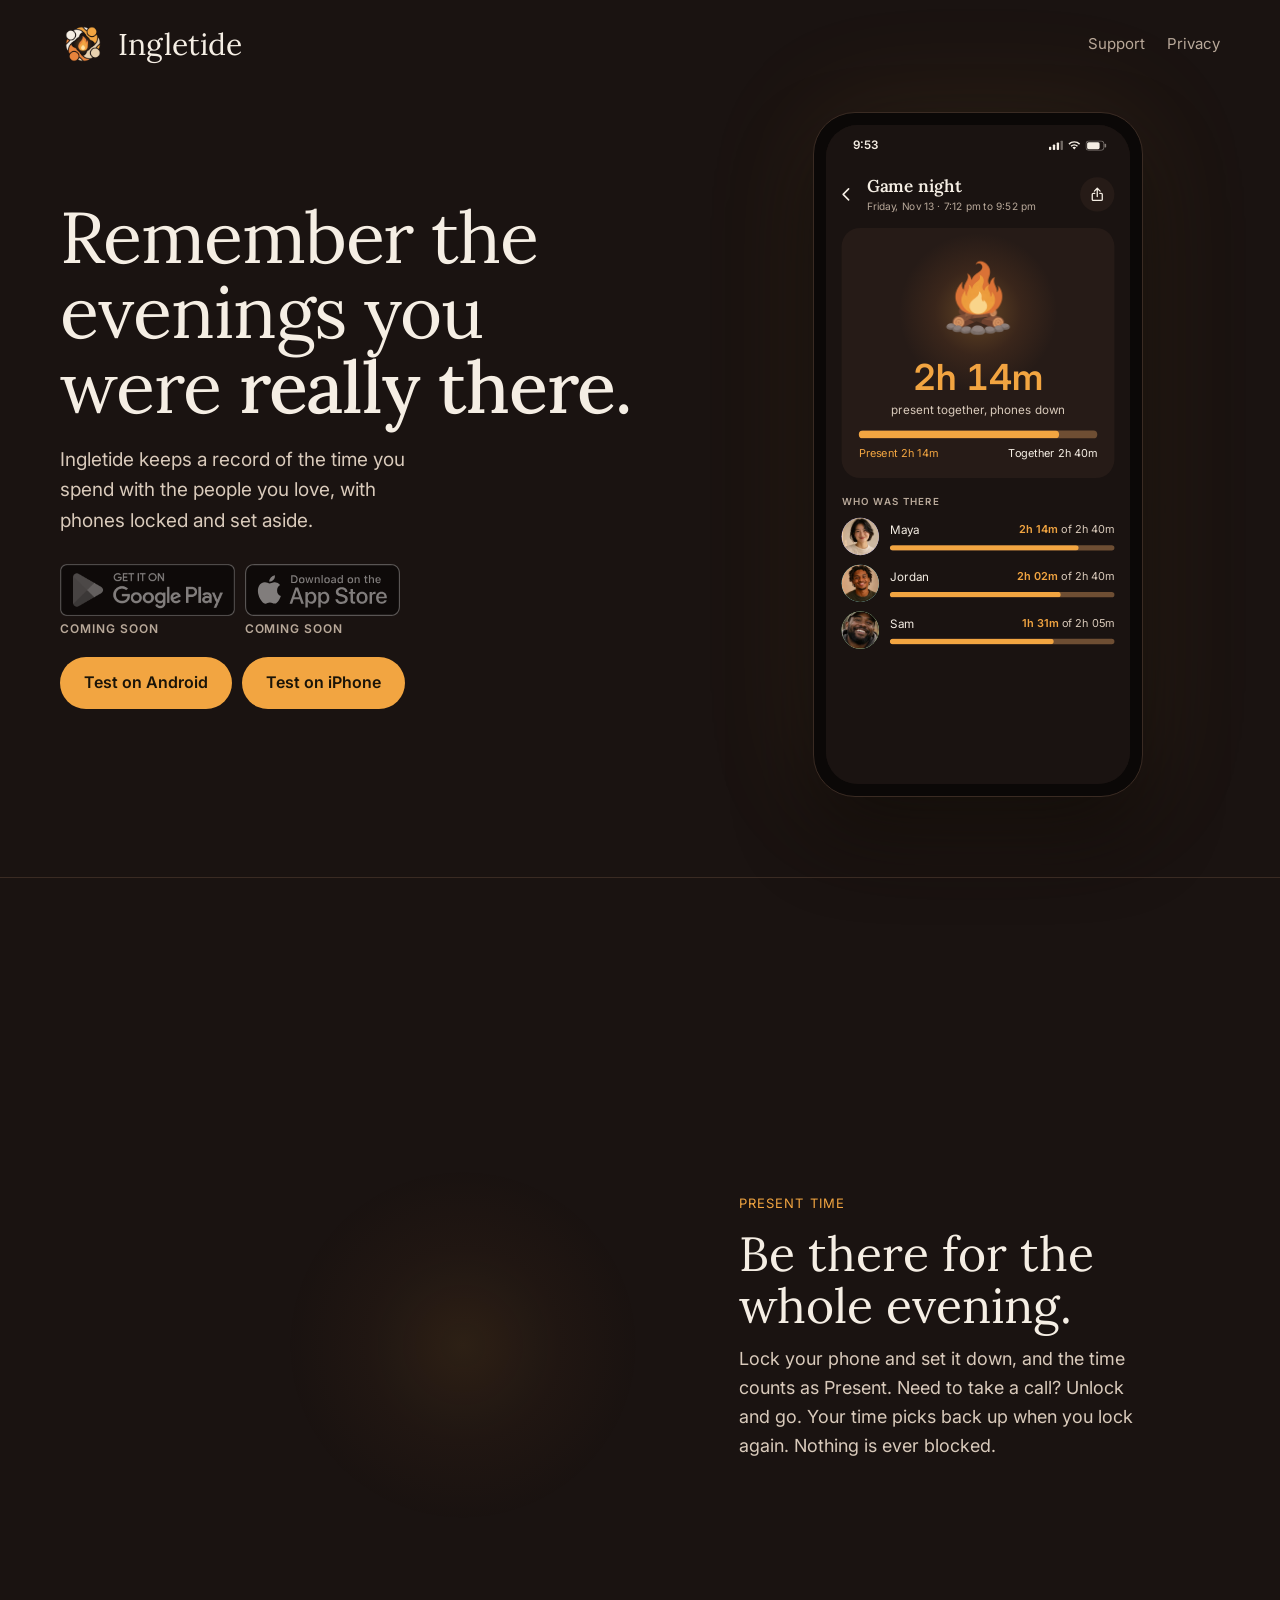
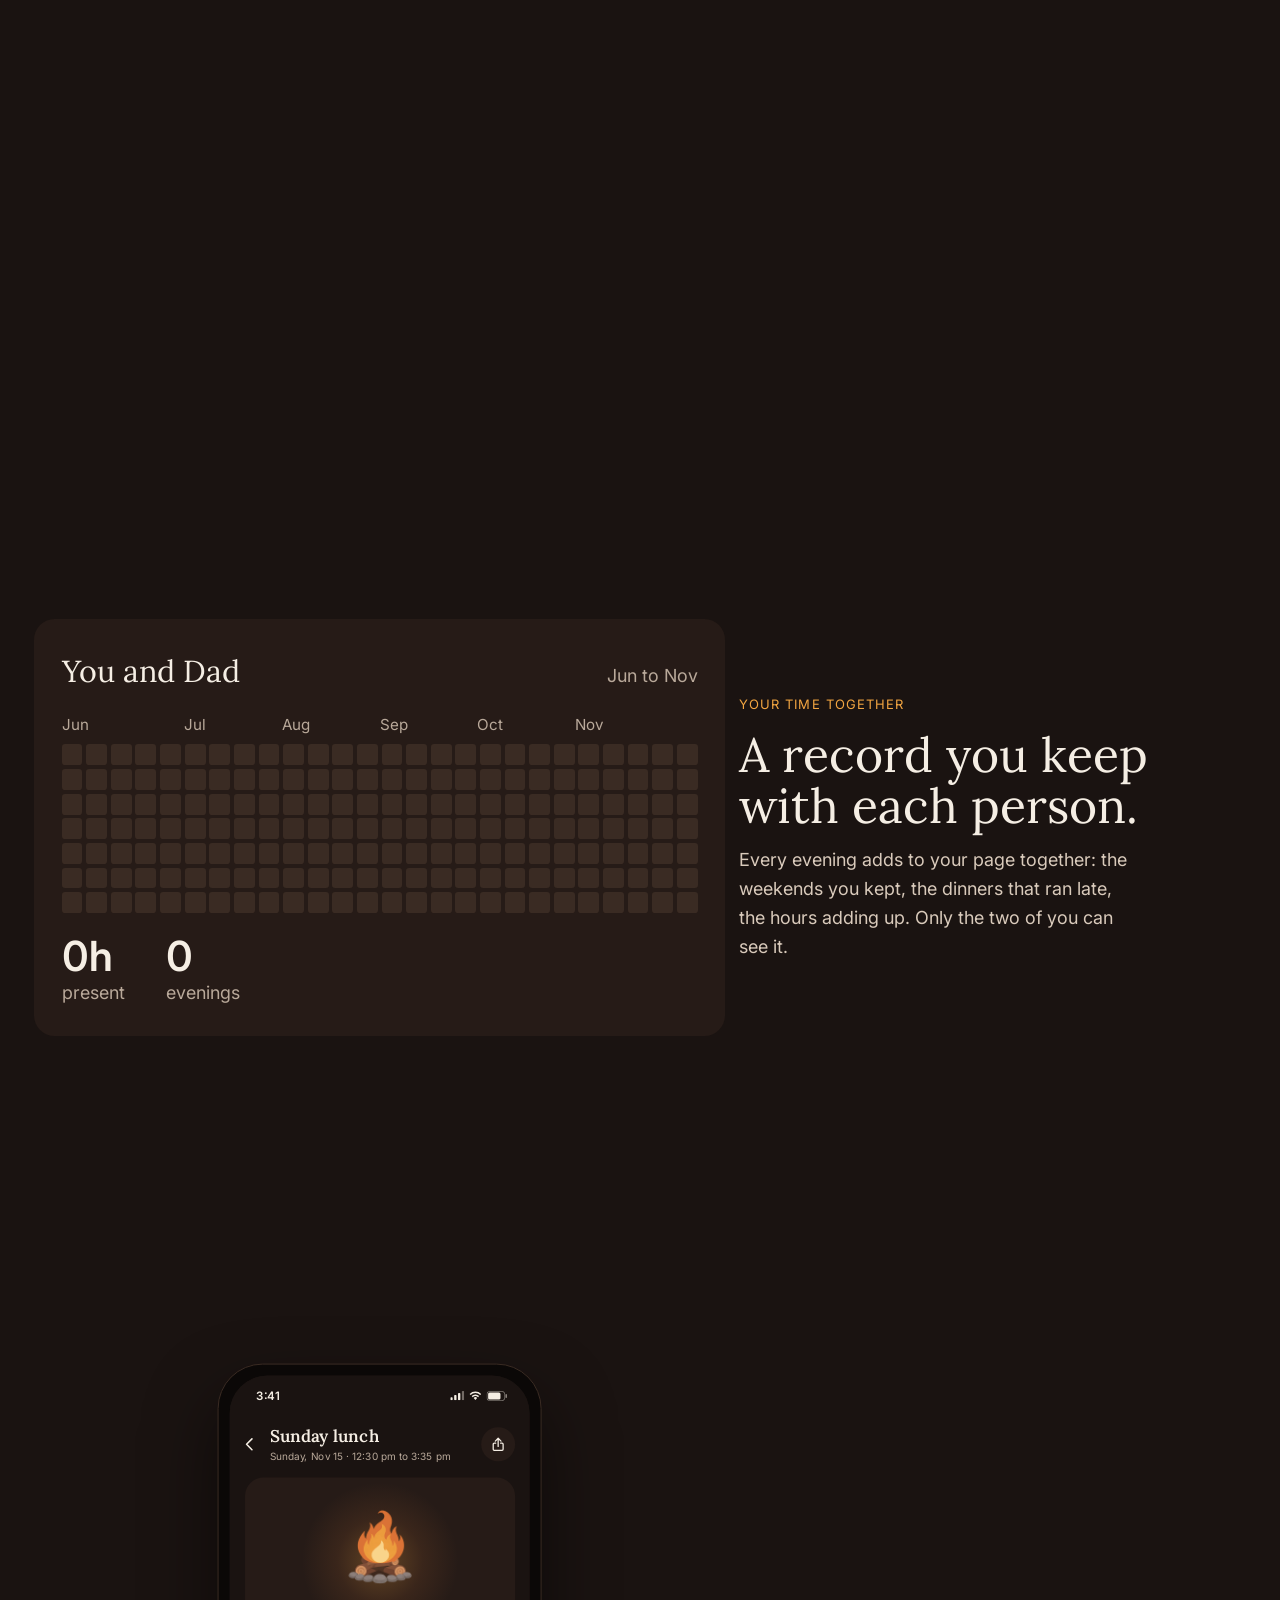
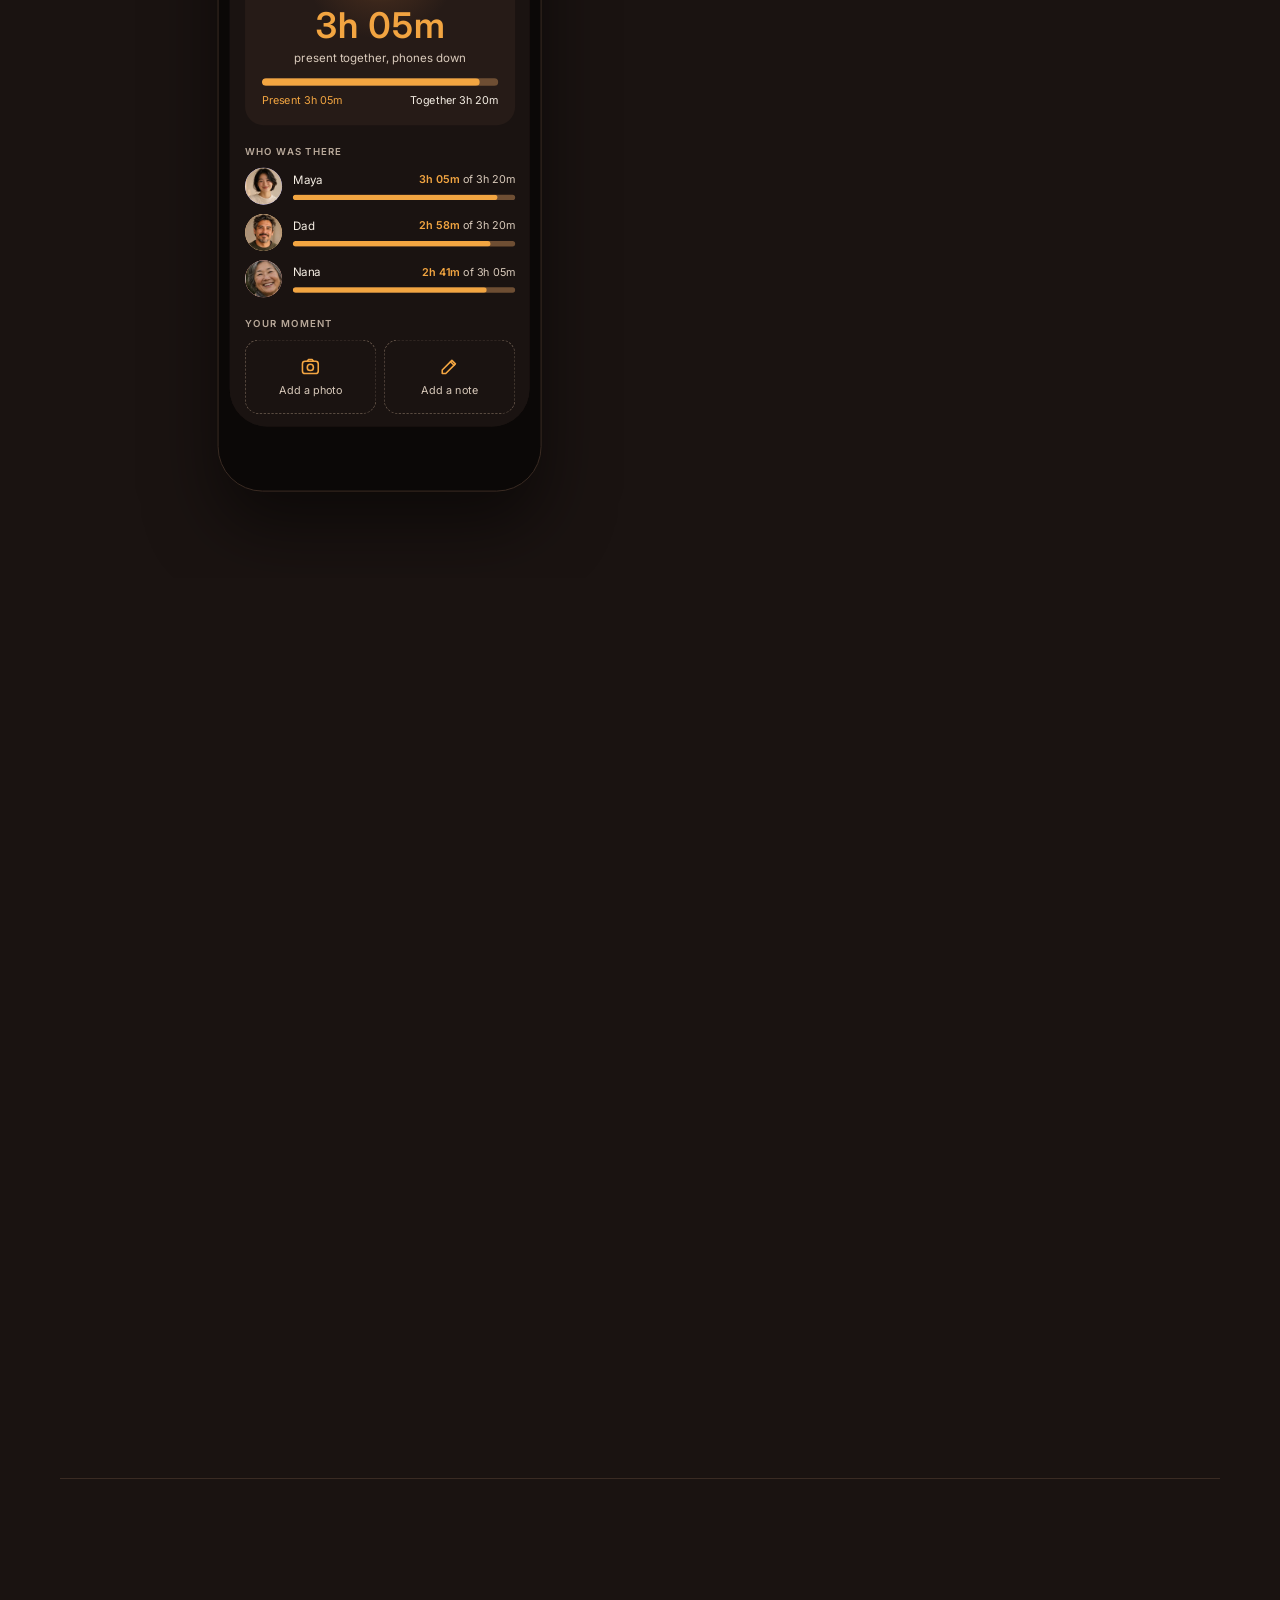
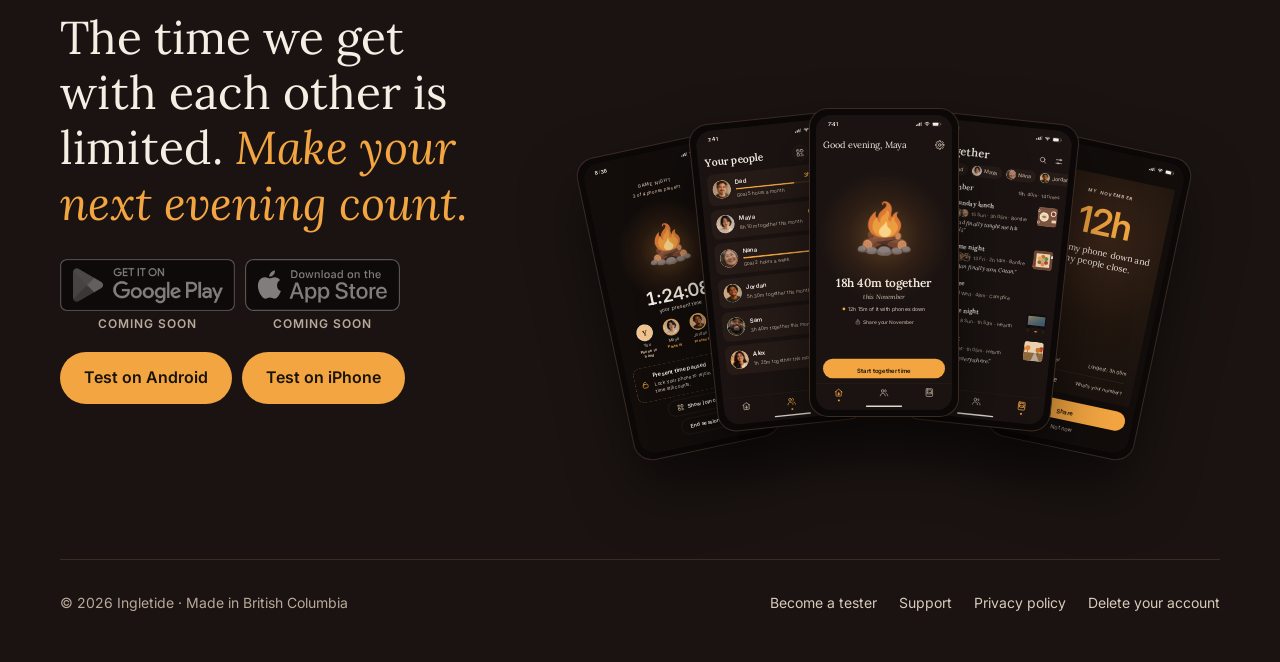
<file: index.html>
<!DOCTYPE html>
<html lang="en">
<head>
  <meta charset="utf-8">
  <meta name="viewport" content="width=device-width, initial-scale=1, viewport-fit=cover">
  <title>Ingletide: time together, phones set aside</title>
  <meta name="description" content="Ingletide keeps a record of the time you spend with the people you love, with phones locked and set aside. For Android and iPhone.">
  <meta property="og:title" content="Ingletide">
  <meta property="og:description" content="Remember the evenings you were really there.">
  <meta property="og:url" content="https://ingletide.com/">
  <meta property="og:type" content="website">
  <meta property="og:image" content="https://ingletide.com/img/og-image.png">
  <meta property="og:image:width" content="1200">
  <meta property="og:image:height" content="630">
  <meta property="og:image:alt" content="The Ingletide logo: people gathered round a small fire">
  <meta name="twitter:card" content="summary_large_image">
  <link rel="canonical" href="https://ingletide.com/">
  <meta name="theme-color" content="#1A1311">
  <link rel="icon" href="/favicon.ico" sizes="any">
  <link rel="icon" href="/img/favicon-32.png" type="image/png">
  <link rel="apple-touch-icon" href="/img/apple-touch-icon.png">
  <link rel="preconnect" href="https://fonts.googleapis.com">
  <link rel="preconnect" href="https://fonts.gstatic.com" crossorigin>
  <link href="https://fonts.googleapis.com/css2?family=Lora:ital,wght@0,400..700;1,400..700&family=Inter:wght@400;500;600&display=swap" rel="stylesheet">
  <link rel="stylesheet" href="/home.css?v=202611192300">
  <link rel="stylesheet" href="/screens.css?v=202611181900">
</head>
<body>
<div class="gut"><div class="wrap">
  <header class="site-nav">
    <a class="brand" href="/" id="top"><img class="logo" src="/img/icon-512.png" alt="">Ingletide</a>
    <nav aria-label="Main"><a href="support.html">Support</a><a href="privacy.html">Privacy</a></nav>
  </header>
  <section class="hero">
    <div>
      <h1>Remember the evenings you were <b>really there.</b></h1>
      <p class="lede">Ingletide keeps a record of the time you spend with the people you love, with phones locked and set aside.</p>
      <div class="stores" data-stores></div>
      <div class="testers"><a class="tester-btn" href="beta/">Test on Android</a><a class="tester-btn" href="beta/iphone/">Test on iPhone</a></div>
    </div>
    <div class="phone" aria-label="Example: the summary after a game night">
      <div class="screen-slot" data-screen="summary"></div>
    </div>
  </section>
</div></div>

<div class="story" id="story1">
  <div class="scene gut" aria-hidden="true">
    <div class="box">
      <div class="gather" id="gather">
        <div class="hearthglow" id="glow"></div>
        <div class="occasion" id="occasion"><b id="occ-name">Coffee for two</b></div>
        <div class="hub" id="hub"></div>
      </div>
    </div>
  </div>
  <div class="beats gut">
    <section class="beat"><div class="card">
      <p class="kicker">Present time</p>
      <h2>Be there for the whole evening.</h2>
      <p>Lock your phone and set it down, and the time counts as Present. Need to take a call? Unlock and go. Your time picks back up when you lock again. Nothing is ever blocked.</p>
    </div></section>
    <section class="beat"><div class="card">
      <p class="kicker">Everyone, the same way</p>
      <h2>Nobody has to be the phone police.</h2>
      <p>The phones keep track quietly, so no one has to ask. Everyone plays by the same simple rule, grown-ups included, and nobody is ranked against anyone else.</p>
    </div></section>
    <section class="beat"><div class="card">
      <p class="kicker">Any gathering</p>
      <h2>Room for everyone.</h2>
      <p>Coffee for two, a double date, the whole family at the table. Anyone nearby with Ingletide can join with one tap.</p>
    </div></section>
  </div>
</div>

<section class="cal gut" id="cal">
  <div class="cal-in">
    <div class="calbox" aria-hidden="true">
      <div class="season" id="season">
        <div class="hd"><span>You and Dad</span><small>Jun to Nov</small></div>
        <div class="months"><span>Jun</span><span>Jul</span><span>Aug</span><span>Sep</span><span>Oct</span><span>Nov</span></div>
        <div class="heat" id="heat"></div>
        <div class="tot"><div><b id="c-hours">0h</b>present</div><div><b id="c-even">0</b>evenings</div></div>
      </div>
    </div>
    <div class="card static" id="cal-text">
      <p class="kicker">Your time together</p>
      <h2>A record you keep with each person.</h2>
      <p>Every evening adds to your page together: the weekends you kept, the dinners that ran late, the hours adding up. Only the two of you can see it.</p>
    </div>
  </div>
</section>

<div class="story" id="story2">
  <div class="scene gut" aria-hidden="true">
    <div class="box">
      <div class="mph" id="mph"></div>
    </div>
  </div>
  <div class="beats gut">
    <section class="beat"><div class="card">
      <p class="kicker">Photos</p>
      <h2>Keep a picture from the night.</h2>
      <p>Once you're done, add one photo to the evening. Choosing it is part of remembering.</p>
    </div></section>
    <section class="beat"><div class="card">
      <p class="kicker">Notes</p>
      <h2>Write it down while it's fresh.</h2>
      <p>A few words: the joke, the win, the recipe nobody will share. Years from now, that's what you'll want to find.</p>
    </div></section>
  </div>
</div>

<div class="gut"><div class="wrap">
  <section class="close" id="get">
    <div class="fan" id="fan" role="img" aria-label="Five screens from the app: a live session, your people, Home, your times together, and a month to share">
      <div class="fp f1"><div class="screen-slot" data-screen="session"></div></div>
      <div class="fp f2"><div class="screen-slot" data-screen="people"></div></div>
      <div class="fp f3"><div class="screen-slot" data-screen="home"></div></div>
      <div class="fp f4"><div class="screen-slot" data-screen="together"></div></div>
      <div class="fp f5"><div class="screen-slot" data-screen="share"></div></div>
    </div>
    <div class="copy">
      <p>The time we get with each other is limited. <em>Make your next evening count.</em></p>
      <div class="stores" data-stores></div>
      <div class="testers"><a class="tester-btn" href="beta/">Test on Android</a><a class="tester-btn" href="beta/iphone/">Test on iPhone</a></div>
    </div>
  </section>
  <footer class="site-foot"><span>&copy; 2026 Ingletide · Made in British Columbia</span><ul><li><a href="beta/">Become a tester</a></li><li><a href="support.html">Support</a></li><li><a href="privacy.html">Privacy policy</a></li><li><a href="delete-account.html">Delete your account</a></li></ul></footer>
</div></div>

<script src="/screens.js?v=202611181900"></script>
<script src="/home.js?v=202611191900"></script>
</body>
</html>
</file>
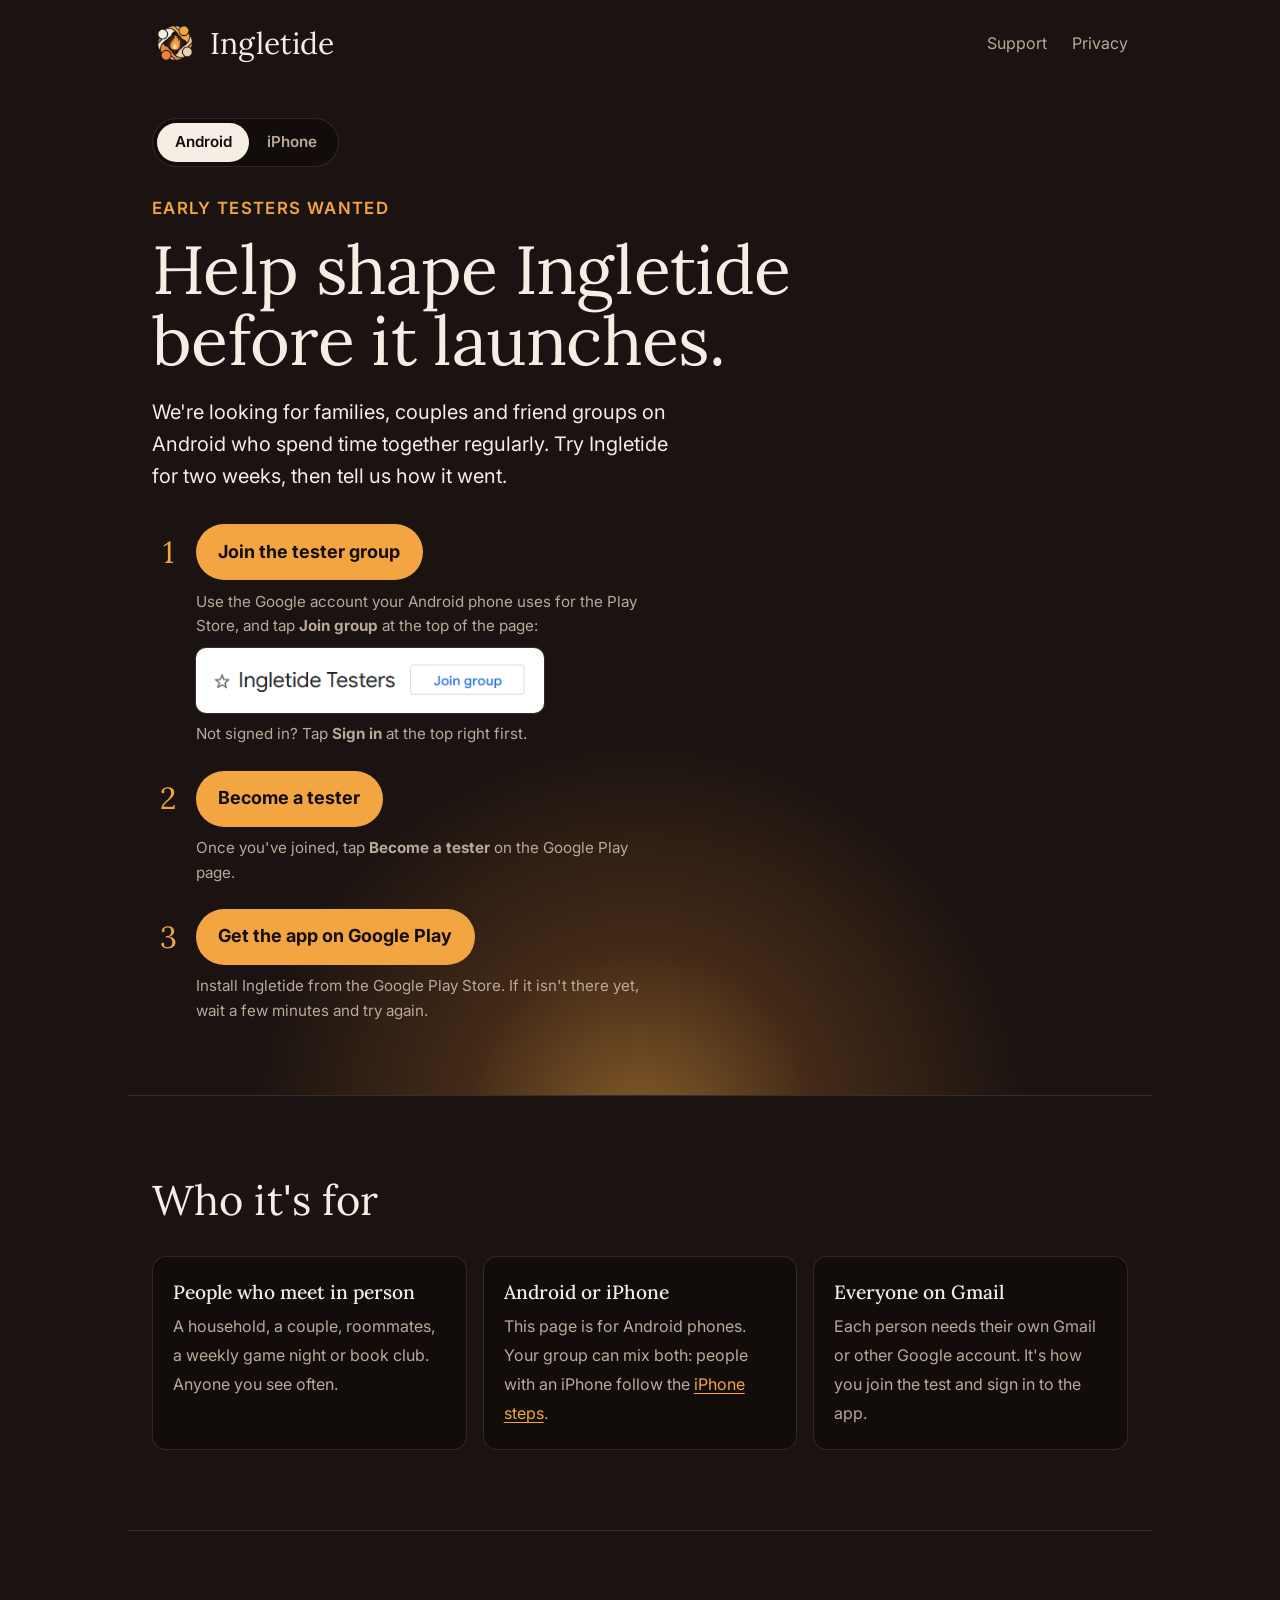
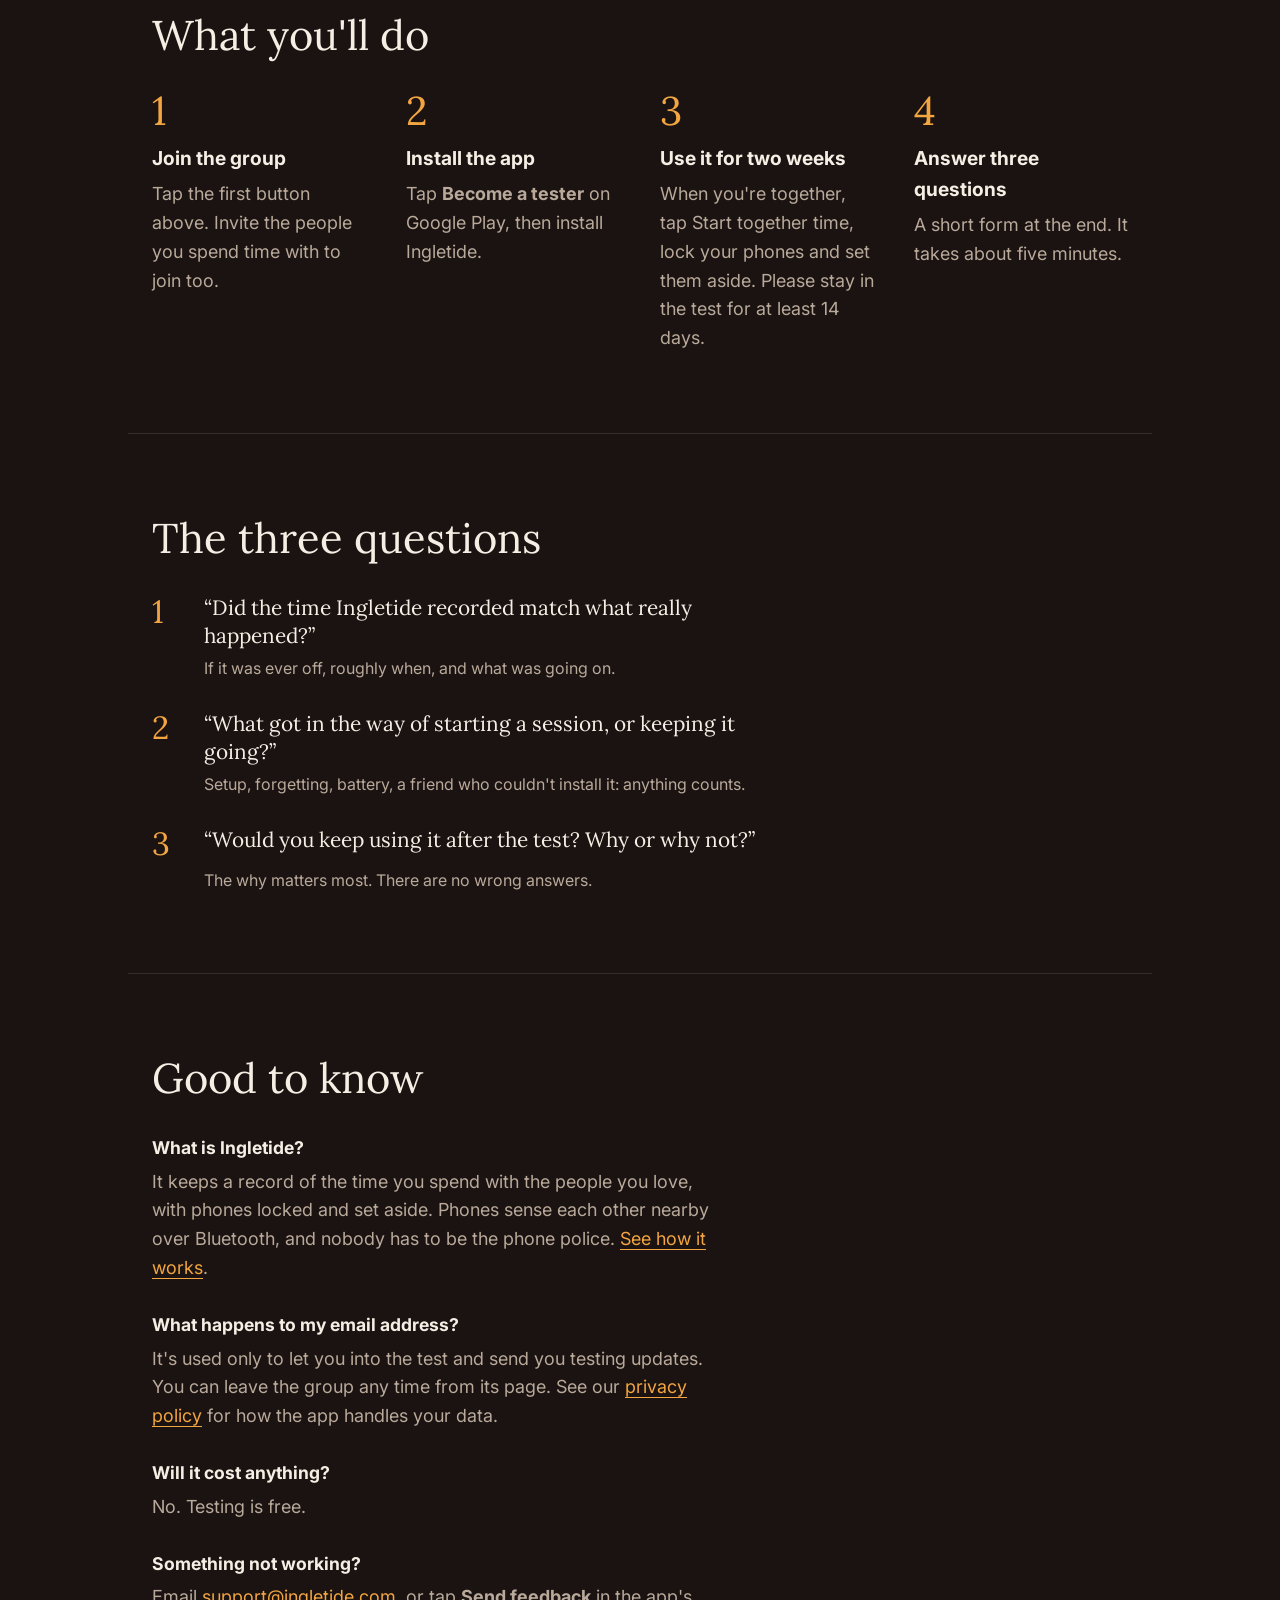
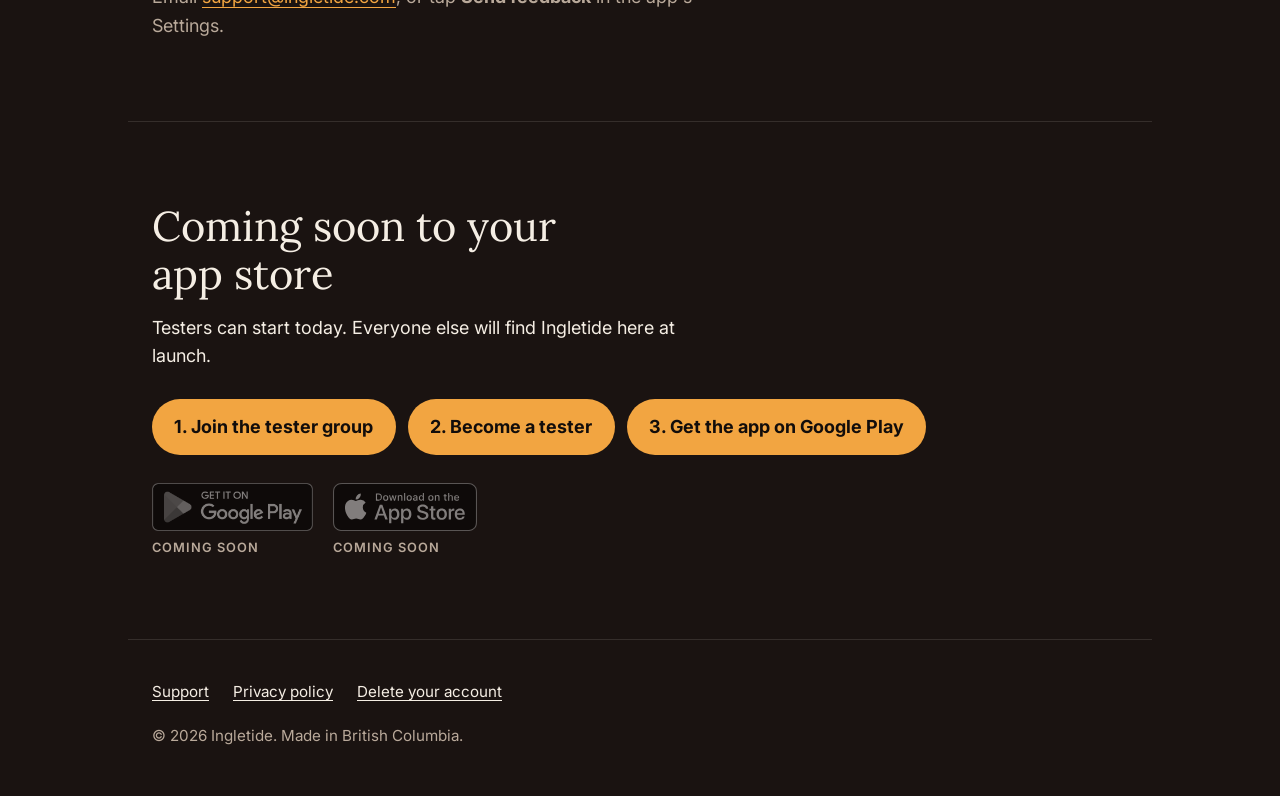
<file: beta/index.html>
<!DOCTYPE html>
<html lang="en">
<head>
  <meta charset="utf-8">
  <meta name="viewport" content="width=device-width, initial-scale=1">
  <title>Become a tester | Ingletide</title>
  <meta name="description" content="Help shape Ingletide before it launches. Testing is open on Android and iPhone, and we'd love families, couples and friend groups who spend time together regularly.">
  <meta property="og:title" content="Help shape Ingletide">
  <meta property="og:description" content="Testing is open on Android and iPhone. We'd love families, couples and friend groups to try Ingletide for two weeks before it launches.">
  <meta property="og:url" content="https://ingletide.com/beta/">
  <meta property="og:type" content="website">
  <meta property="og:image" content="https://ingletide.com/img/og-image.png">
  <meta property="og:image:width" content="1200">
  <meta property="og:image:height" content="630">
  <meta property="og:image:alt" content="The Ingletide logo: people gathered round a small fire">
  <meta name="twitter:card" content="summary_large_image">
  <link rel="canonical" href="https://ingletide.com/beta/">
  <meta name="theme-color" content="#1A1311">
  <link rel="icon" href="/favicon.ico" sizes="any">
  <link rel="icon" href="/img/favicon-32.png" type="image/png">
  <link rel="apple-touch-icon" href="/img/apple-touch-icon.png">
  <link rel="preconnect" href="https://fonts.googleapis.com">
  <link rel="preconnect" href="https://fonts.gstatic.com" crossorigin>
  <link href="https://fonts.googleapis.com/css2?family=Lora:ital,wght@0,400..700;1,400..700&family=Inter:wght@400;500;600;700&display=swap" rel="stylesheet">
  <link rel="stylesheet" href="/styles.css?v=202611192200">
  <link rel="stylesheet" href="/beta/beta.css?v=202611192300">
  <!--
    Android tester sign-up. Step 1 joins the Google Group ingletide-testers;
    the Play closed test (Alpha track) lists that group. The iPhone page is
    /beta/iphone/ (TestFlight). Shared styles: /beta/beta.css.
  -->
</head>
<body>
  <header class="site-header wrap">
    <a class="wordmark" href="/"><img src="/img/icon-512.png" alt="">Ingletide</a>
    <nav aria-label="Main">
      <a href="/support.html">Support</a>
      <a href="/privacy.html">Privacy</a>
    </nav>
  </header>

  <main>
    <section class="beta-hero wrap">
      <div class="glow" aria-hidden="true"></div>
      <div class="beta-hero-in">
        <nav class="platforms" aria-label="Choose your phone"><a href="/beta/" aria-current="page">Android</a><a href="/beta/iphone/">iPhone</a></nav>
        <p class="kicker">Early testers wanted</p>
        <h1>Help shape Ingletide before it launches.</h1>
        <p class="lede">We're looking for families, couples and friend groups on Android who spend time together regularly. Try Ingletide for two weeks, then tell us how it went.</p>
        <ol class="cta">
          <li>
            <a class="button" href="https://groups.google.com/g/ingletide-testers">Join the tester group</a>
            <p>Use the Google account your Android phone uses for the Play Store, and tap <strong>Join group</strong> at the top of the page:</p>
            <img class="shot" src="/img/join-group.png?v=2" width="348" height="56" alt="The Ingletide Testers group page, with the Join group button beside the group name">
            <p>Not signed in? Tap <strong>Sign in</strong> at the top right first.</p>
          </li>
          <li>
            <a class="button" href="https://play.google.com/apps/testing/com.hewncustomdesigns.hearth">Become a tester</a>
            <p>Once you've joined, tap <strong>Become a tester</strong> on the Google Play page.</p>
          </li>
          <li>
            <a class="button" href="https://play.google.com/store/apps/details?id=com.hewncustomdesigns.hearth">Get the app on Google Play</a>
            <p>Install Ingletide from the Google Play Store. If it isn't there yet, wait a few minutes and try again.</p>
          </li>
        </ol>
      </div>
    </section>

    <section class="section wrap">
      <h2>Who it's for</h2>
      <ul class="fit">
        <li><b>People who meet in person</b><span>A household, a couple, roommates, a weekly game night or book club. Anyone you see often.</span></li>
        <li><b>Android or iPhone</b><span>This page is for Android phones. Your group can mix both: people with an iPhone follow the <a href="/beta/iphone/">iPhone steps</a>.</span></li>
        <li><b>Everyone on Gmail</b><span>Each person needs their own Gmail or other Google account. It's how you join the test and sign in to the app.</span></li>
      </ul>
    </section>

    <section class="section wrap">
      <h2>What you'll do</h2>
      <ol class="steps">
        <li><h3>Join the group</h3><p>Tap the first button above. Invite the people you spend time with to join too.</p></li>
        <li><h3>Install the app</h3><p>Tap <strong>Become a tester</strong> on Google Play, then install Ingletide.</p></li>
        <li><h3>Use it for two weeks</h3><p>When you're together, tap Start together time, lock your phones and set them aside. Please stay in the test for at least 14 days.</p></li>
        <li><h3>Answer three questions</h3><p>A short form at the end. It takes about five minutes.</p></li>
      </ol>
    </section>

    <section class="section wrap">
      <h2>The three questions</h2>
      <ol class="questions">
        <li><q>Did the time Ingletide recorded match what really happened?</q><p>If it was ever off, roughly when, and what was going on.</p></li>
        <li><q>What got in the way of starting a session, or keeping it going?</q><p>Setup, forgetting, battery, a friend who couldn't install it: anything counts.</p></li>
        <li><q>Would you keep using it after the test? Why or why not?</q><p>The why matters most. There are no wrong answers.</p></li>
      </ol>
    </section>

    <section class="section wrap">
      <h2>Good to know</h2>
      <div class="faq">
        <h3>What is Ingletide?</h3>
        <p>It keeps a record of the time you spend with the people you love, with phones locked and set aside. Phones sense each other nearby over Bluetooth, and nobody has to be the phone police. <a href="/">See how it works</a>.</p>
        <h3>What happens to my email address?</h3>
        <p>It's used only to let you into the test and send you testing updates. You can leave the group any time from its page. See our <a href="/privacy.html">privacy policy</a> for how the app handles your data.</p>
        <h3>Will it cost anything?</h3>
        <p>No. Testing is free.</p>
        <h3>Something not working?</h3>
        <p>Email <a href="mailto:support@ingletide.com">support@ingletide.com</a>, or tap <strong>Send feedback</strong> in the app's Settings.</p>
      </div>
    </section>

    <section class="section wrap again">
      <h2>Coming soon to your app store</h2>
      <p>Testers can start today. Everyone else will find Ingletide here at launch.</p>
      <div class="pair">
        <a class="button" href="https://groups.google.com/g/ingletide-testers">1. Join the tester group</a>
        <a class="button" href="https://play.google.com/apps/testing/com.hewncustomdesigns.hearth">2. Become a tester</a>
        <a class="button" href="https://play.google.com/store/apps/details?id=com.hewncustomdesigns.hearth">3. Get the app on Google Play</a>
      </div>
      <div class="soon">
        <figure><img src="/img/badges/google-play.png" alt="Google Play" width="564" height="168"><figcaption>Coming soon</figcaption></figure>
        <figure><img src="/img/badges/app-store.svg" alt="App Store" width="120" height="40"><figcaption>Coming soon</figcaption></figure>
      </div>
    </section>
  </main>

  <footer class="site-footer wrap">
    <ul>
      <li><a href="/support.html">Support</a></li>
      <li><a href="/privacy.html">Privacy policy</a></li>
      <li><a href="/delete-account.html">Delete your account</a></li>
    </ul>
    <p>&copy; 2026 Ingletide. Made in British Columbia.</p>
  </footer>
</body>
</html>
</file>
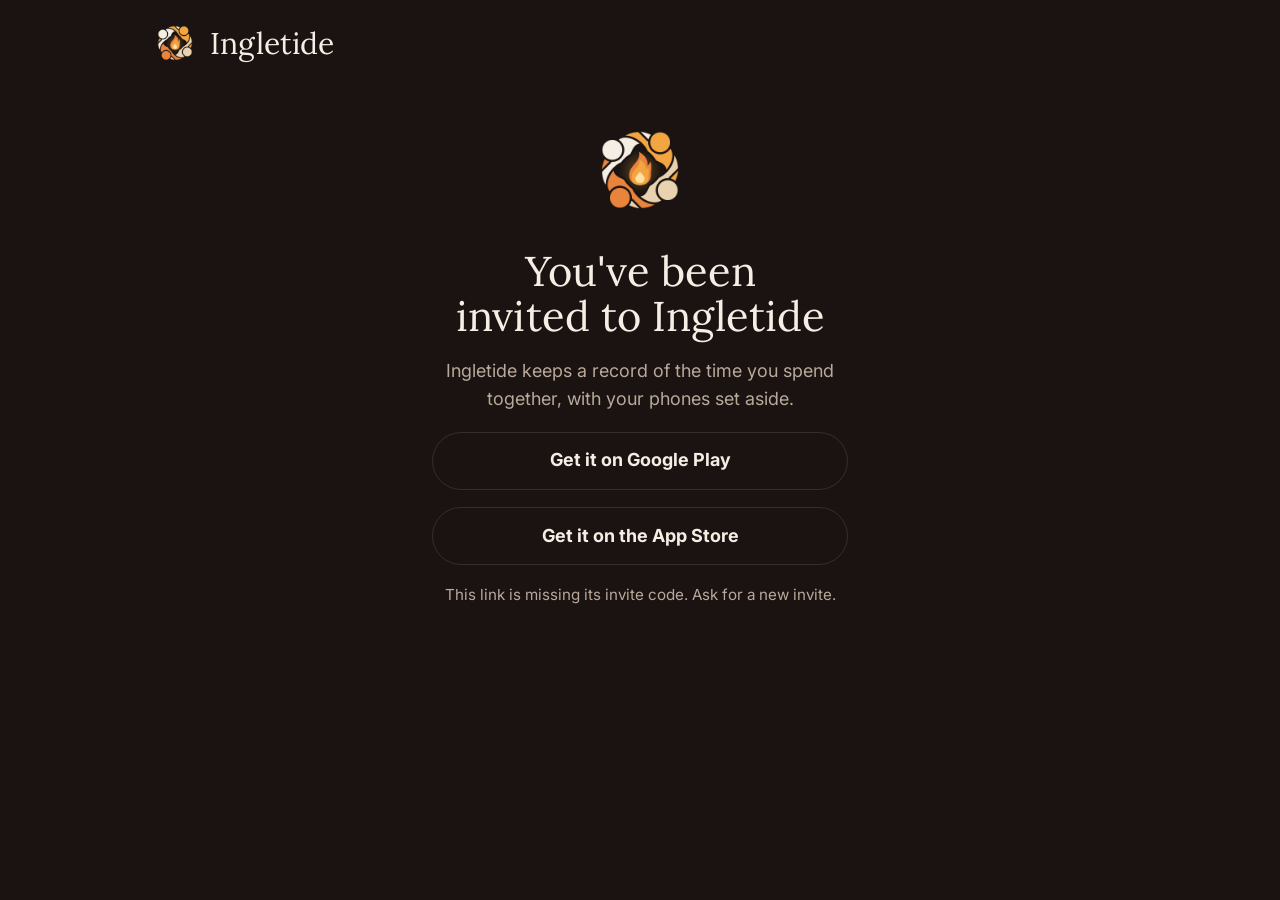
<file: invite/index.html>
<!DOCTYPE html>
<html lang="en">
<head>
  <meta charset="utf-8">
  <meta name="viewport" content="width=device-width, initial-scale=1">
  <meta name="robots" content="noindex">
  <title>You're invited | Ingletide</title>
  <meta name="theme-color" content="#1A1311">
  <meta property="og:title" content="You're invited to Ingletide">
  <meta property="og:description" content="Keep a record of the time you spend together, phones set aside.">
  <meta property="og:image" content="https://ingletide.com/img/og-image.png">
  <link rel="icon" href="/favicon.ico" sizes="any">
  <link rel="icon" href="/img/favicon-32.png" type="image/png">
  <link rel="apple-touch-icon" href="/img/apple-touch-icon.png">
  <link rel="preconnect" href="https://fonts.googleapis.com">
  <link rel="preconnect" href="https://fonts.gstatic.com" crossorigin>
  <link href="https://fonts.googleapis.com/css2?family=Lora:ital,wght@0,400..700;1,400..700&family=Inter:wght@400;500;600;700&display=swap" rel="stylesheet">
  <link rel="stylesheet" href="/styles.css?v=202611192200">
  <!--
    Invite links (https://ingletide.com/invite/?c=CODE) land here, because
    messaging apps only make https addresses tappable. The page hands the
    invite to the app (hearth://invite?c=CODE; the app's internal link name
    stays "hearth"), or sends people to the store. Nothing is stored or sent
    anywhere: the code only travels in the link itself.
  -->
</head>
<body>
  <header class="site-header wrap">
    <a class="wordmark" href="/"><img src="/img/icon-512.png" alt="">Ingletide</a>
  </header>

  <main class="wrap">
    <div class="handoff">
      <img src="/img/icon-512.png" alt="">
      <h1>You've been invited to Ingletide</h1>
      <p>Ingletide keeps a record of the time you spend together, with your phones set aside.</p>

      <a class="button" id="open" href="#">Open in Ingletide</a>
      <a class="button-quiet" id="play" href="https://play.google.com/store/apps/details?id=com.hewncustomdesigns.hearth">Get it on Google Play</a>
      <a class="button-quiet" id="appstore" href="https://apps.apple.com/app/id6834680745">Get it on the App Store</a>
      <p class="small" id="how">Install Ingletide, then come back and tap "Open in Ingletide". The invite works once and lasts 7 days.</p>
      <p class="small hidden" id="bad">This link is missing its invite code. Ask for a new invite.</p>
    </div>
  </main>

  <script>
    (function () {
      var ua = navigator.userAgent;
      var android = /Android/i.test(ua);
      var ios = /iPhone|iPad|iPod/i.test(ua) || (/Macintosh/.test(ua) && navigator.maxTouchPoints > 1);
      if (android) document.getElementById('appstore').classList.add('hidden');
      if (ios) document.getElementById('play').classList.add('hidden');

      var match = /[?&]c=([0-9a-fA-F-]{36})/.exec(location.search);
      var code = match ? match[1].toLowerCase() : null;
      if (!code) {
        document.getElementById('open').classList.add('hidden');
        document.getElementById('how').classList.add('hidden');
        document.getElementById('bad').classList.remove('hidden');
        return;
      }
      var play = 'https://play.google.com/store/apps/details?id=com.hewncustomdesigns.hearth';
      // On Android, an intent link opens the app if installed, otherwise Google Play.
      var openHref = android
        ? 'intent://invite?c=' + code + '#Intent;scheme=hearth;package=com.hewncustomdesigns.hearth;S.browser_fallback_url=' + encodeURIComponent(play) + ';end'
        : 'hearth://invite?c=' + code;
      document.getElementById('open').href = openHref;
      // Try once straight away on Android; some in-app browsers block this, so the button stays.
      if (android) setTimeout(function () { location.href = openHref; }, 300);
    })();
  </script>
</body>
</html>
</file>
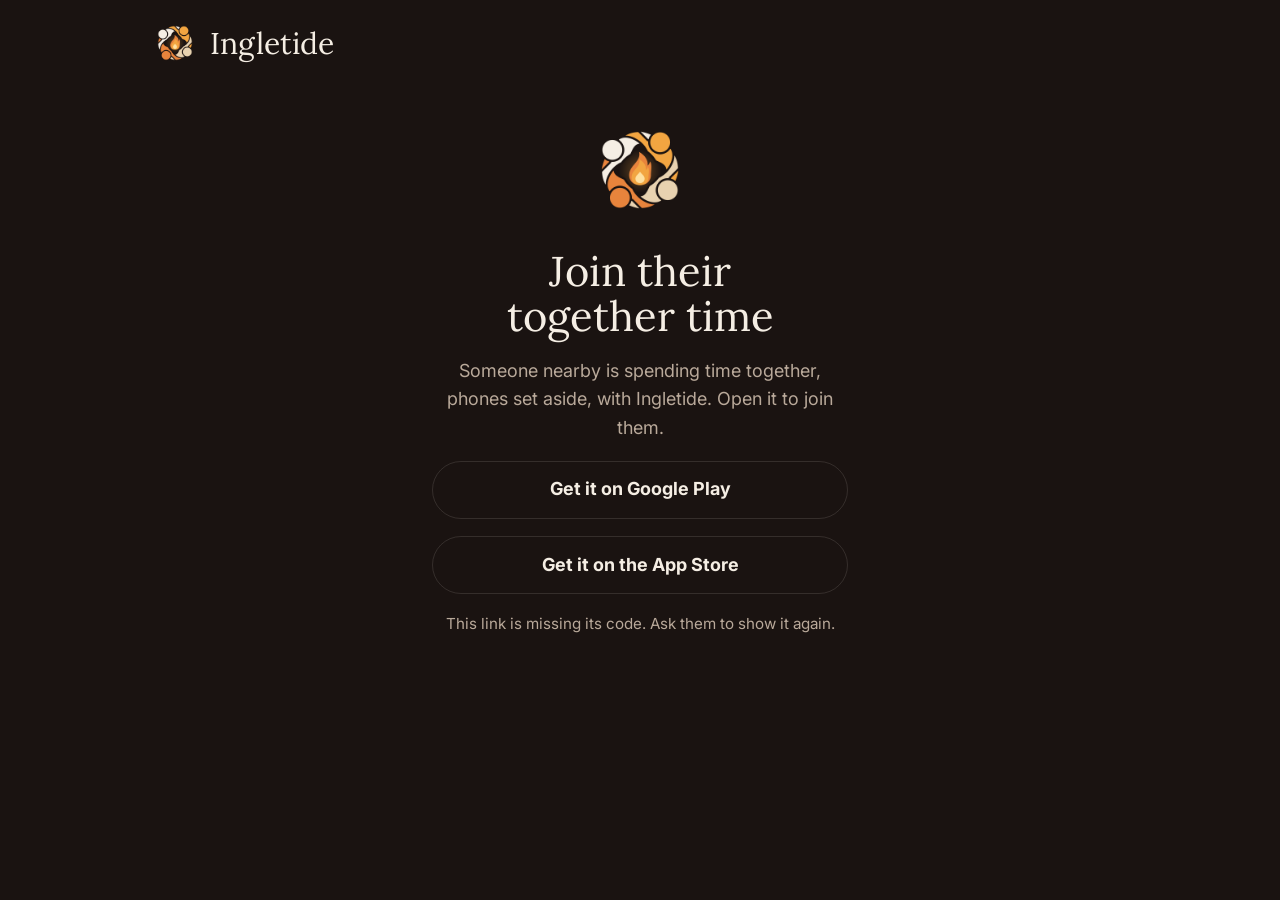
<file: join/index.html>
<!DOCTYPE html>
<html lang="en">
<head>
  <meta charset="utf-8">
  <meta name="viewport" content="width=device-width, initial-scale=1">
  <meta name="robots" content="noindex">
  <title>Join together time | Ingletide</title>
  <meta name="theme-color" content="#1A1311">
  <meta property="og:title" content="Join their together time">
  <meta property="og:description" content="Someone nearby is spending time together, phones set aside, with Ingletide.">
  <meta property="og:image" content="https://ingletide.com/img/og-image.png">
  <link rel="icon" href="/favicon.ico" sizes="any">
  <link rel="icon" href="/img/favicon-32.png" type="image/png">
  <link rel="apple-touch-icon" href="/img/apple-touch-icon.png">
  <link rel="preconnect" href="https://fonts.googleapis.com">
  <link rel="preconnect" href="https://fonts.gstatic.com" crossorigin>
  <link href="https://fonts.googleapis.com/css2?family=Lora:ital,wght@0,400..700;1,400..700&family=Inter:wght@400;500;600;700&display=swap" rel="stylesheet">
  <link rel="stylesheet" href="/styles.css?v=202611192200">
  <!--
    Join codes (https://ingletide.com/join/?k=CODE, shown as a QR code during
    together time) land here. The page hands the code to the app
    (hearth://together?k=CODE; the app's internal link name stays "hearth"),
    or sends people to the store. Nothing is stored or sent anywhere.
  -->
</head>
<body>
  <header class="site-header wrap">
    <a class="wordmark" href="/"><img src="/img/icon-512.png" alt="">Ingletide</a>
  </header>

  <main class="wrap">
    <div class="handoff">
      <img src="/img/icon-512.png" alt="">
      <h1>Join their together time</h1>
      <p>Someone nearby is spending time together, phones set aside, with Ingletide. Open it to join them.</p>

      <a class="button" id="open" href="#">Open in Ingletide</a>
      <a class="button-quiet" id="play" href="https://play.google.com/store/apps/details?id=com.hewncustomdesigns.hearth">Get it on Google Play</a>
      <a class="button-quiet" id="appstore" href="https://apps.apple.com/app/id6834680745">Get it on the App Store</a>
      <p class="small" id="how">Install Ingletide, then come back and tap "Open in Ingletide".</p>
      <p class="small hidden" id="bad">This link is missing its code. Ask them to show it again.</p>
    </div>
  </main>

  <script>
    (function () {
      var ua = navigator.userAgent;
      var android = /Android/i.test(ua);
      var ios = /iPhone|iPad|iPod/i.test(ua) || (/Macintosh/.test(ua) && navigator.maxTouchPoints > 1);
      if (android) document.getElementById('appstore').classList.add('hidden');
      if (ios) document.getElementById('play').classList.add('hidden');

      var match = /[?&]k=([0-9a-fA-F]{64})/.exec(location.search);
      var code = match ? match[1].toLowerCase() : null;
      if (!code) {
        document.getElementById('open').classList.add('hidden');
        document.getElementById('how').classList.add('hidden');
        document.getElementById('bad').classList.remove('hidden');
        return;
      }
      var play = 'https://play.google.com/store/apps/details?id=com.hewncustomdesigns.hearth';
      // On Android, an intent link opens the app if installed, otherwise Google Play.
      var openHref = android
        ? 'intent://together?k=' + code + '#Intent;scheme=hearth;package=com.hewncustomdesigns.hearth;S.browser_fallback_url=' + encodeURIComponent(play) + ';end'
        : 'hearth://together?k=' + code;
      document.getElementById('open').href = openHref;
      // Try once straight away on Android; some in-app browsers block this, so the button stays.
      if (android) setTimeout(function () { location.href = openHref; }, 300);
    })();
  </script>
</body>
</html>
</file>
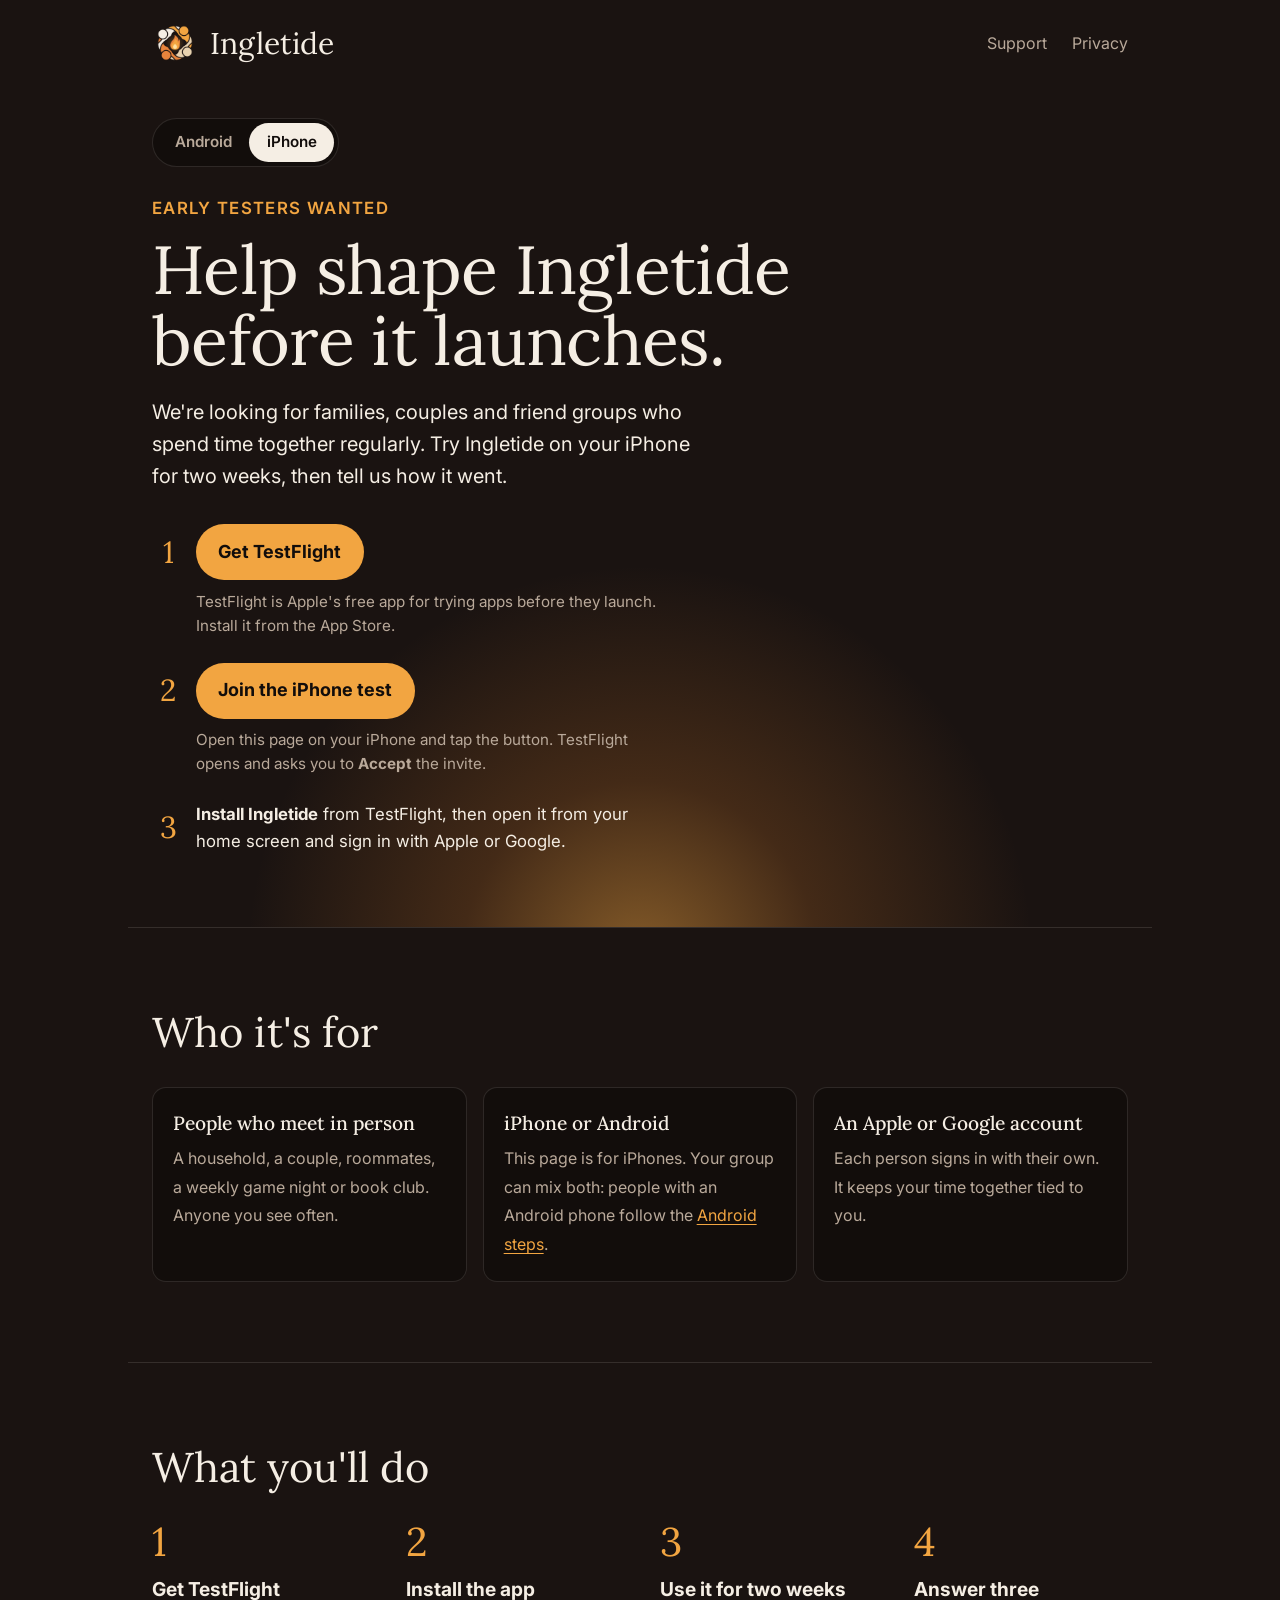
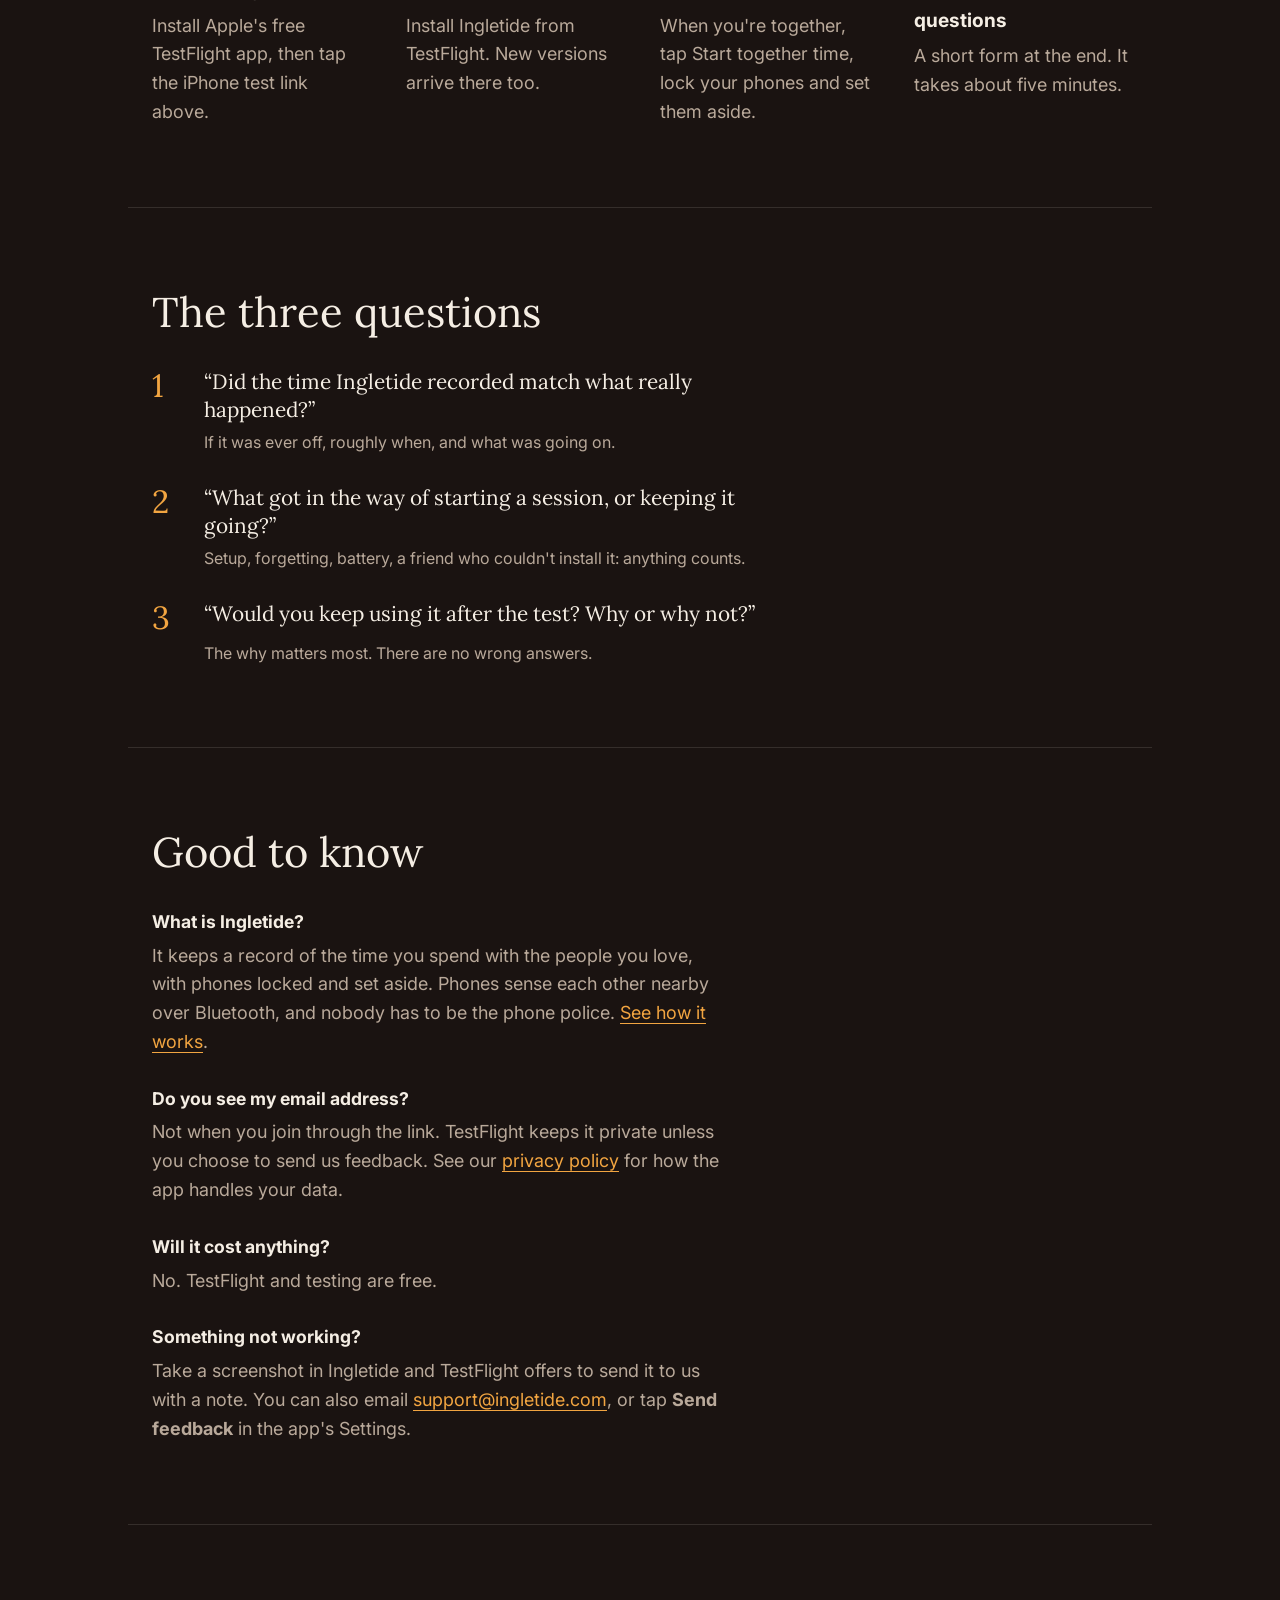
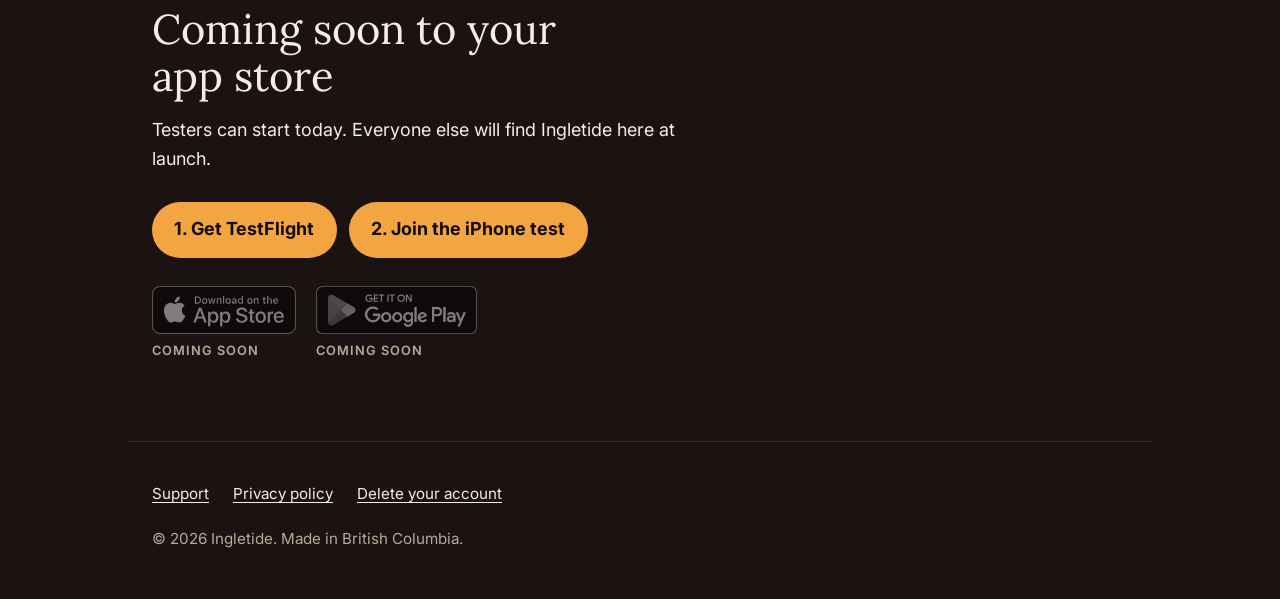
<file: beta/iphone/index.html>
<!DOCTYPE html>
<html lang="en">
<head>
  <meta charset="utf-8">
  <meta name="viewport" content="width=device-width, initial-scale=1">
  <title>Become a tester on iPhone | Ingletide</title>
  <meta name="description" content="Help shape Ingletide before it launches. Try it on your iPhone with TestFlight, with the families, couples and friend groups you see regularly.">
  <meta property="og:title" content="Help shape Ingletide on iPhone">
  <meta property="og:description" content="Try Ingletide on your iPhone for two weeks before it launches, using Apple's TestFlight.">
  <meta property="og:url" content="https://ingletide.com/beta/iphone/">
  <meta property="og:type" content="website">
  <meta property="og:image" content="https://ingletide.com/img/og-image.png">
  <meta property="og:image:width" content="1200">
  <meta property="og:image:height" content="630">
  <meta property="og:image:alt" content="The Ingletide logo: people gathered round a small fire">
  <meta name="twitter:card" content="summary_large_image">
  <link rel="canonical" href="https://ingletide.com/beta/iphone/">
  <meta name="theme-color" content="#1A1311">
  <link rel="icon" href="/favicon.ico" sizes="any">
  <link rel="icon" href="/img/favicon-32.png" type="image/png">
  <link rel="apple-touch-icon" href="/img/apple-touch-icon.png">
  <link rel="preconnect" href="https://fonts.googleapis.com">
  <link rel="preconnect" href="https://fonts.gstatic.com" crossorigin>
  <link href="https://fonts.googleapis.com/css2?family=Lora:ital,wght@0,400..700;1,400..700&family=Inter:wght@400;500;600;700&display=swap" rel="stylesheet">
  <link rel="stylesheet" href="/styles.css?v=202611192200">
  <link rel="stylesheet" href="/beta/beta.css?v=202611192300">
  <!--
    iPhone tester sign-up through TestFlight's public link
    (https://testflight.apple.com/join/4XsmRHvX, external group "Ingletide
    Testers" in App Store Connect). The link only lets people in while the
    group has a build approved by Beta App Review. If a step's link ever isn't
    live, give its button class="is-off" (greyed out, not clickable).
  -->
</head>
<body>
  <header class="site-header wrap">
    <a class="wordmark" href="/"><img src="/img/icon-512.png" alt="">Ingletide</a>
    <nav aria-label="Main">
      <a href="/support.html">Support</a>
      <a href="/privacy.html">Privacy</a>
    </nav>
  </header>

  <main>
    <section class="beta-hero wrap">
      <div class="glow" aria-hidden="true"></div>
      <div class="beta-hero-in">
        <nav class="platforms" aria-label="Choose your phone"><a href="/beta/">Android</a><a href="/beta/iphone/" aria-current="page">iPhone</a></nav>
        <p class="kicker">Early testers wanted</p>
        <h1>Help shape Ingletide before it launches.</h1>
        <p class="lede">We're looking for families, couples and friend groups who spend time together regularly. Try Ingletide on your iPhone for two weeks, then tell us how it went.</p>
        <ol class="cta">
          <li>
            <a class="button" href="https://apps.apple.com/app/testflight/id899247664">Get TestFlight</a>
            <p>TestFlight is Apple's free app for trying apps before they launch. Install it from the App Store.</p>
          </li>
          <li>
            <a class="button" href="https://testflight.apple.com/join/4XsmRHvX">Join the iPhone test</a>
            <p>Open this page on your iPhone and tap the button. TestFlight opens and asks you to <strong>Accept</strong> the invite.</p>
          </li>
          <li>
            <p class="step-text"><strong>Install Ingletide</strong> from TestFlight, then open it from your home screen and sign in with Apple or Google.</p>
          </li>
        </ol>
      </div>
    </section>

    <section class="section wrap">
      <h2>Who it's for</h2>
      <ul class="fit">
        <li><b>People who meet in person</b><span>A household, a couple, roommates, a weekly game night or book club. Anyone you see often.</span></li>
        <li><b>iPhone or Android</b><span>This page is for iPhones. Your group can mix both: people with an Android phone follow the <a href="/beta/">Android steps</a>.</span></li>
        <li><b>An Apple or Google account</b><span>Each person signs in with their own. It keeps your time together tied to you.</span></li>
      </ul>
    </section>

    <section class="section wrap">
      <h2>What you'll do</h2>
      <ol class="steps">
        <li><h3>Get TestFlight</h3><p>Install Apple's free TestFlight app, then tap the iPhone test link above.</p></li>
        <li><h3>Install the app</h3><p>Install Ingletide from TestFlight. New versions arrive there too.</p></li>
        <li><h3>Use it for two weeks</h3><p>When you're together, tap Start together time, lock your phones and set them aside.</p></li>
        <li><h3>Answer three questions</h3><p>A short form at the end. It takes about five minutes.</p></li>
      </ol>
    </section>

    <section class="section wrap">
      <h2>The three questions</h2>
      <ol class="questions">
        <li><q>Did the time Ingletide recorded match what really happened?</q><p>If it was ever off, roughly when, and what was going on.</p></li>
        <li><q>What got in the way of starting a session, or keeping it going?</q><p>Setup, forgetting, battery, a friend who couldn't install it: anything counts.</p></li>
        <li><q>Would you keep using it after the test? Why or why not?</q><p>The why matters most. There are no wrong answers.</p></li>
      </ol>
    </section>

    <section class="section wrap">
      <h2>Good to know</h2>
      <div class="faq">
        <h3>What is Ingletide?</h3>
        <p>It keeps a record of the time you spend with the people you love, with phones locked and set aside. Phones sense each other nearby over Bluetooth, and nobody has to be the phone police. <a href="/">See how it works</a>.</p>
        <h3>Do you see my email address?</h3>
        <p>Not when you join through the link. TestFlight keeps it private unless you choose to send us feedback. See our <a href="/privacy.html">privacy policy</a> for how the app handles your data.</p>
        <h3>Will it cost anything?</h3>
        <p>No. TestFlight and testing are free.</p>
        <h3>Something not working?</h3>
        <p>Take a screenshot in Ingletide and TestFlight offers to send it to us with a note. You can also email <a href="mailto:support@ingletide.com">support@ingletide.com</a>, or tap <strong>Send feedback</strong> in the app's Settings.</p>
      </div>
    </section>

    <section class="section wrap again">
      <h2>Coming soon to your app store</h2>
      <p>Testers can start today. Everyone else will find Ingletide here at launch.</p>
      <div class="pair">
        <a class="button" href="https://apps.apple.com/app/testflight/id899247664">1. Get TestFlight</a>
        <a class="button" href="https://testflight.apple.com/join/4XsmRHvX">2. Join the iPhone test</a>
      </div>
      <div class="soon">
        <figure><img src="/img/badges/app-store.svg" alt="App Store" width="120" height="40"><figcaption>Coming soon</figcaption></figure>
        <figure><img src="/img/badges/google-play.png" alt="Google Play" width="564" height="168"><figcaption>Coming soon</figcaption></figure>
      </div>
    </section>
  </main>

  <footer class="site-footer wrap">
    <ul>
      <li><a href="/support.html">Support</a></li>
      <li><a href="/privacy.html">Privacy policy</a></li>
      <li><a href="/delete-account.html">Delete your account</a></li>
    </ul>
    <p>&copy; 2026 Ingletide. Made in British Columbia.</p>
  </footer>
</body>
</html>
</file>
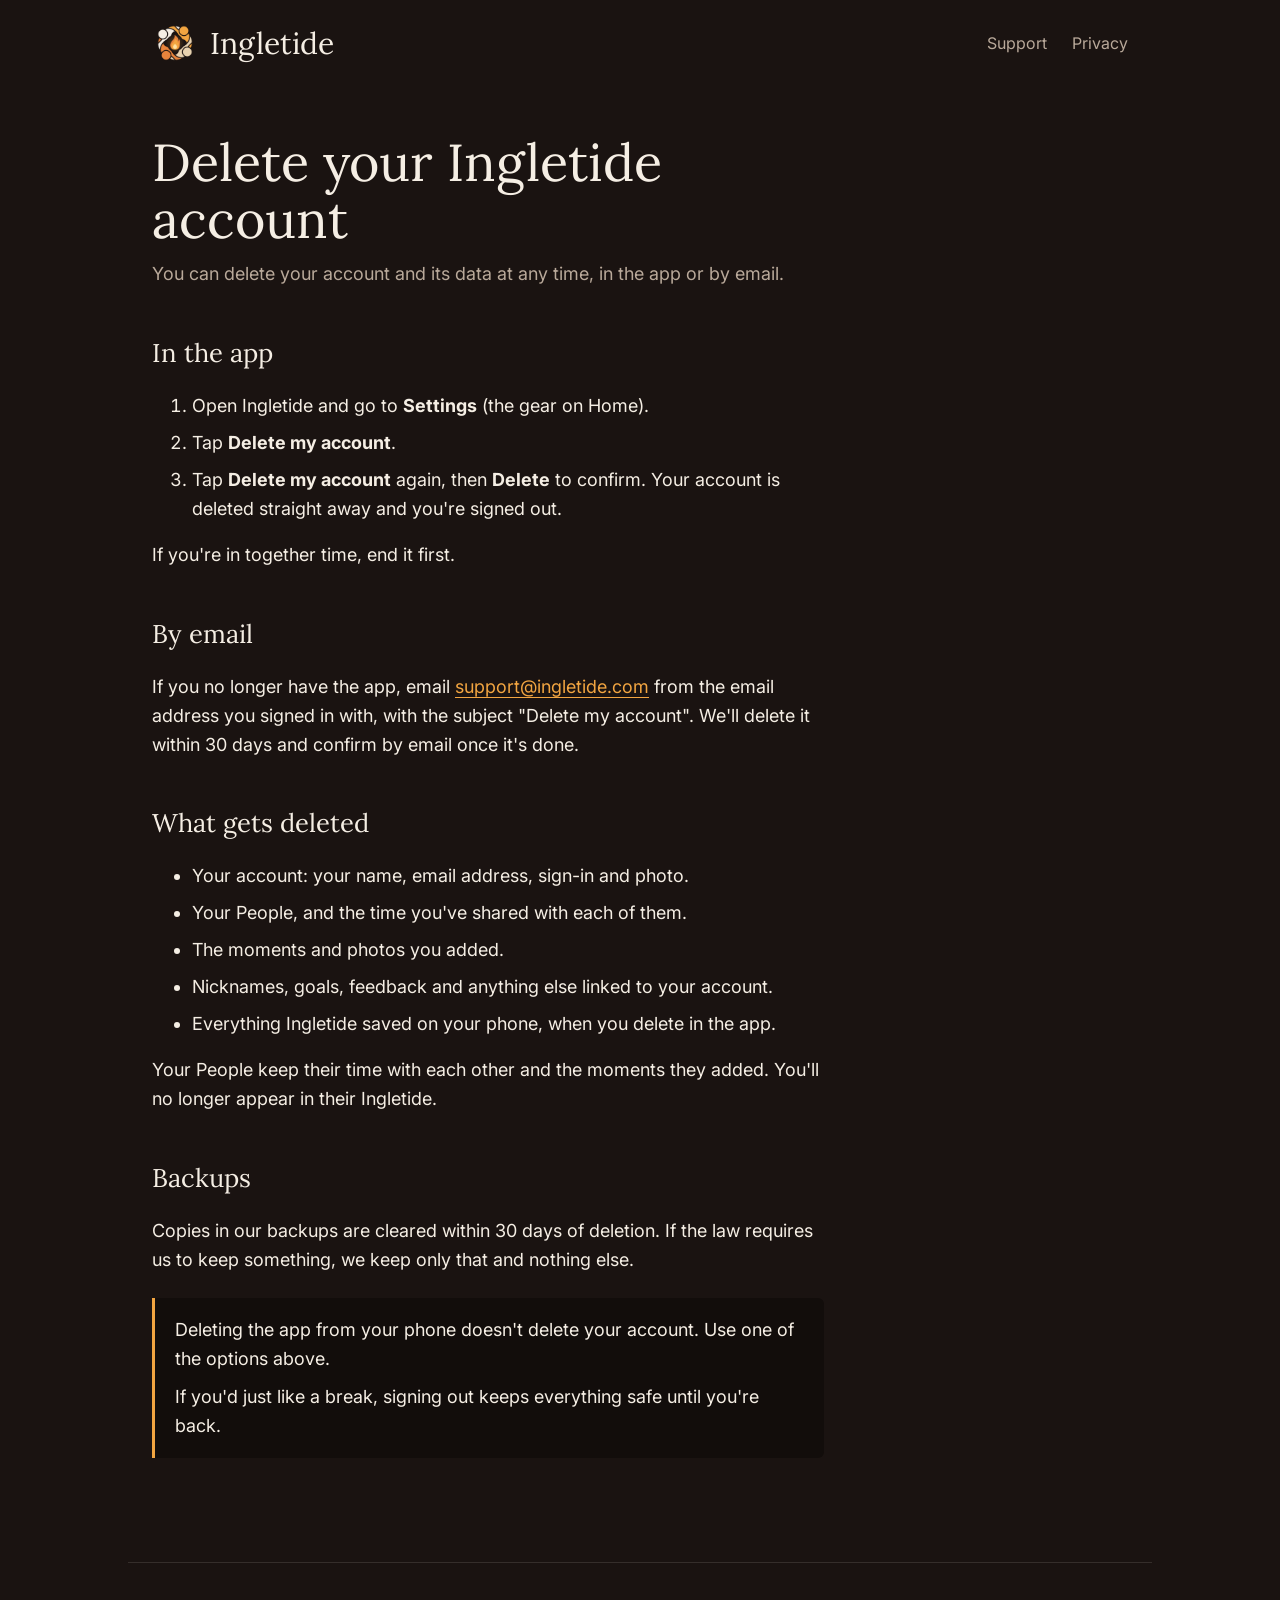
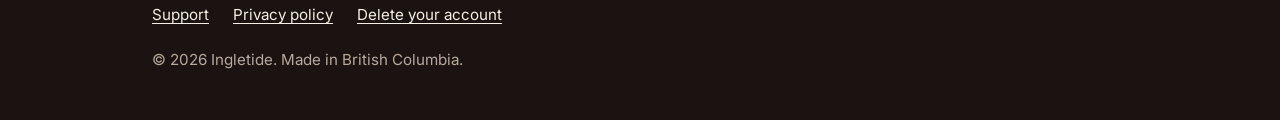
<file: delete-account.html>
<!DOCTYPE html>
<html lang="en">
<head>
  <meta charset="utf-8">
  <meta name="viewport" content="width=device-width, initial-scale=1">
  <title>Delete your account | Ingletide</title>
  <meta name="description" content="How to delete your Ingletide account and the data linked to it.">
  <meta name="theme-color" content="#1A1311">
  <link rel="icon" href="/favicon.ico" sizes="any">
  <link rel="icon" href="/img/favicon-32.png" type="image/png">
  <link rel="apple-touch-icon" href="/img/apple-touch-icon.png">
  <link rel="preconnect" href="https://fonts.googleapis.com">
  <link rel="preconnect" href="https://fonts.gstatic.com" crossorigin>
  <link href="https://fonts.googleapis.com/css2?family=Lora:ital,wght@0,400..700;1,400..700&family=Inter:wght@400;500;600;700&display=swap" rel="stylesheet">
  <link rel="stylesheet" href="styles.css?v=202611192200">
</head>
<body>
  <header class="site-header wrap">
    <a class="wordmark" href="/"><img src="/img/icon-512.png" alt="">Ingletide</a>
    <nav aria-label="Main">
      <a href="support.html">Support</a>
      <a href="privacy.html">Privacy</a>
    </nav>
  </header>

  <main class="wrap">
    <article class="doc">
      <h1>Delete your Ingletide account</h1>
      <p class="updated">You can delete your account and its data at any time, in the app or by email.</p>

      <h2>In the app</h2>
      <ol>
        <li>Open Ingletide and go to <strong>Settings</strong> (the gear on Home).</li>
        <li>Tap <strong>Delete my account</strong>.</li>
        <li>Tap <strong>Delete my account</strong> again, then <strong>Delete</strong> to confirm. Your account is deleted straight away and you're signed out.</li>
      </ol>
      <p>If you're in together time, end it first.</p>

      <h2>By email</h2>
      <p>If you no longer have the app, email <a href="mailto:support@ingletide.com?subject=Delete%20my%20Ingletide%20account">support@ingletide.com</a> from the email address you signed in with, with the subject "Delete my account". We'll delete it within 30 days and confirm by email once it's done.</p>

      <h2>What gets deleted</h2>
      <ul>
        <li>Your account: your name, email address, sign-in and photo.</li>
        <li>Your People, and the time you've shared with each of them.</li>
        <li>The moments and photos you added.</li>
        <li>Nicknames, goals, feedback and anything else linked to your account.</li>
        <li>Everything Ingletide saved on your phone, when you delete in the app.</li>
      </ul>
      <p>Your People keep their time with each other and the moments they added. You'll no longer appear in their Ingletide.</p>

      <h2>Backups</h2>
      <p>Copies in our backups are cleared within 30 days of deletion. If the law requires us to keep something, we keep only that and nothing else.</p>

      <div class="callout">
        <p>Deleting the app from your phone doesn't delete your account. Use one of the options above.</p>
        <p>If you'd just like a break, signing out keeps everything safe until you're back.</p>
      </div>
    </article>
  </main>

  <footer class="site-footer wrap">
    <ul>
      <li><a href="support.html">Support</a></li>
      <li><a href="privacy.html">Privacy policy</a></li>
      <li><a href="delete-account.html">Delete your account</a></li>
    </ul>
    <p>&copy; 2026 Ingletide. Made in British Columbia.</p>
  </footer>
</body>
</html>
</file>
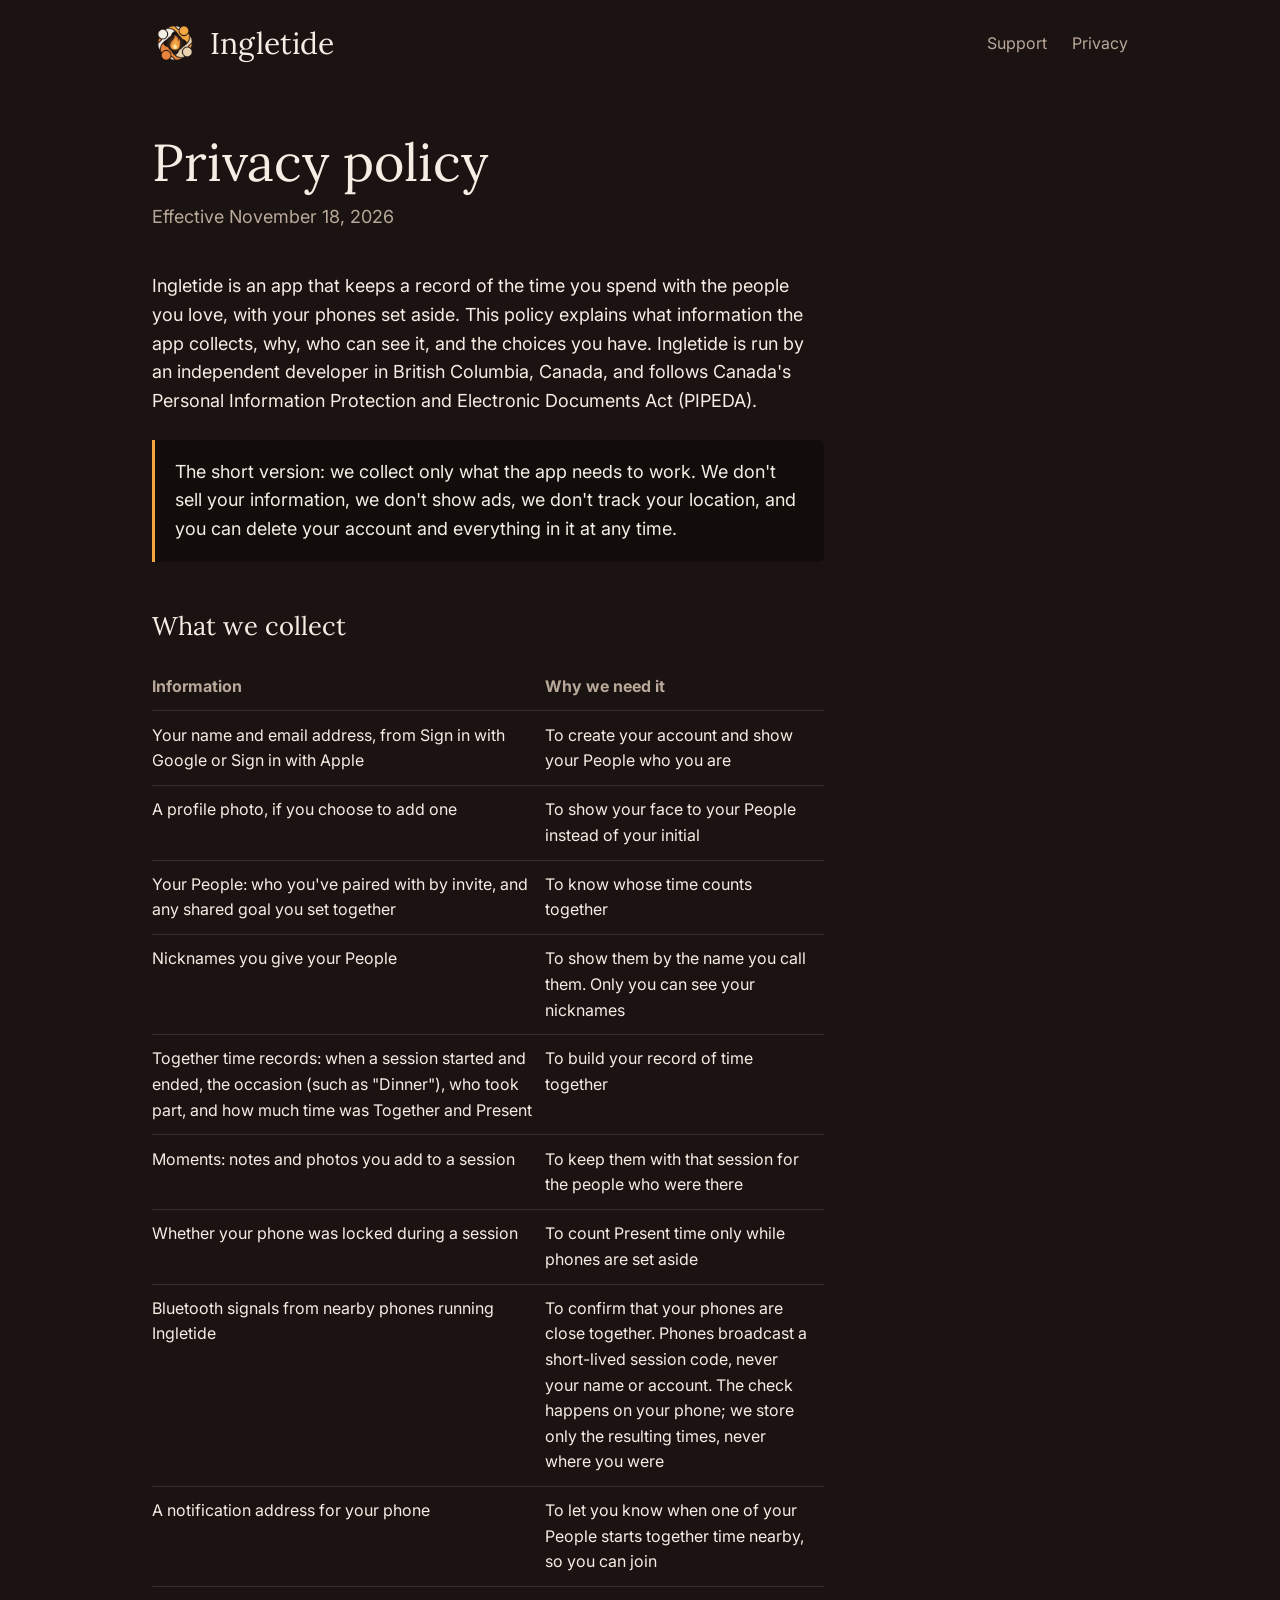
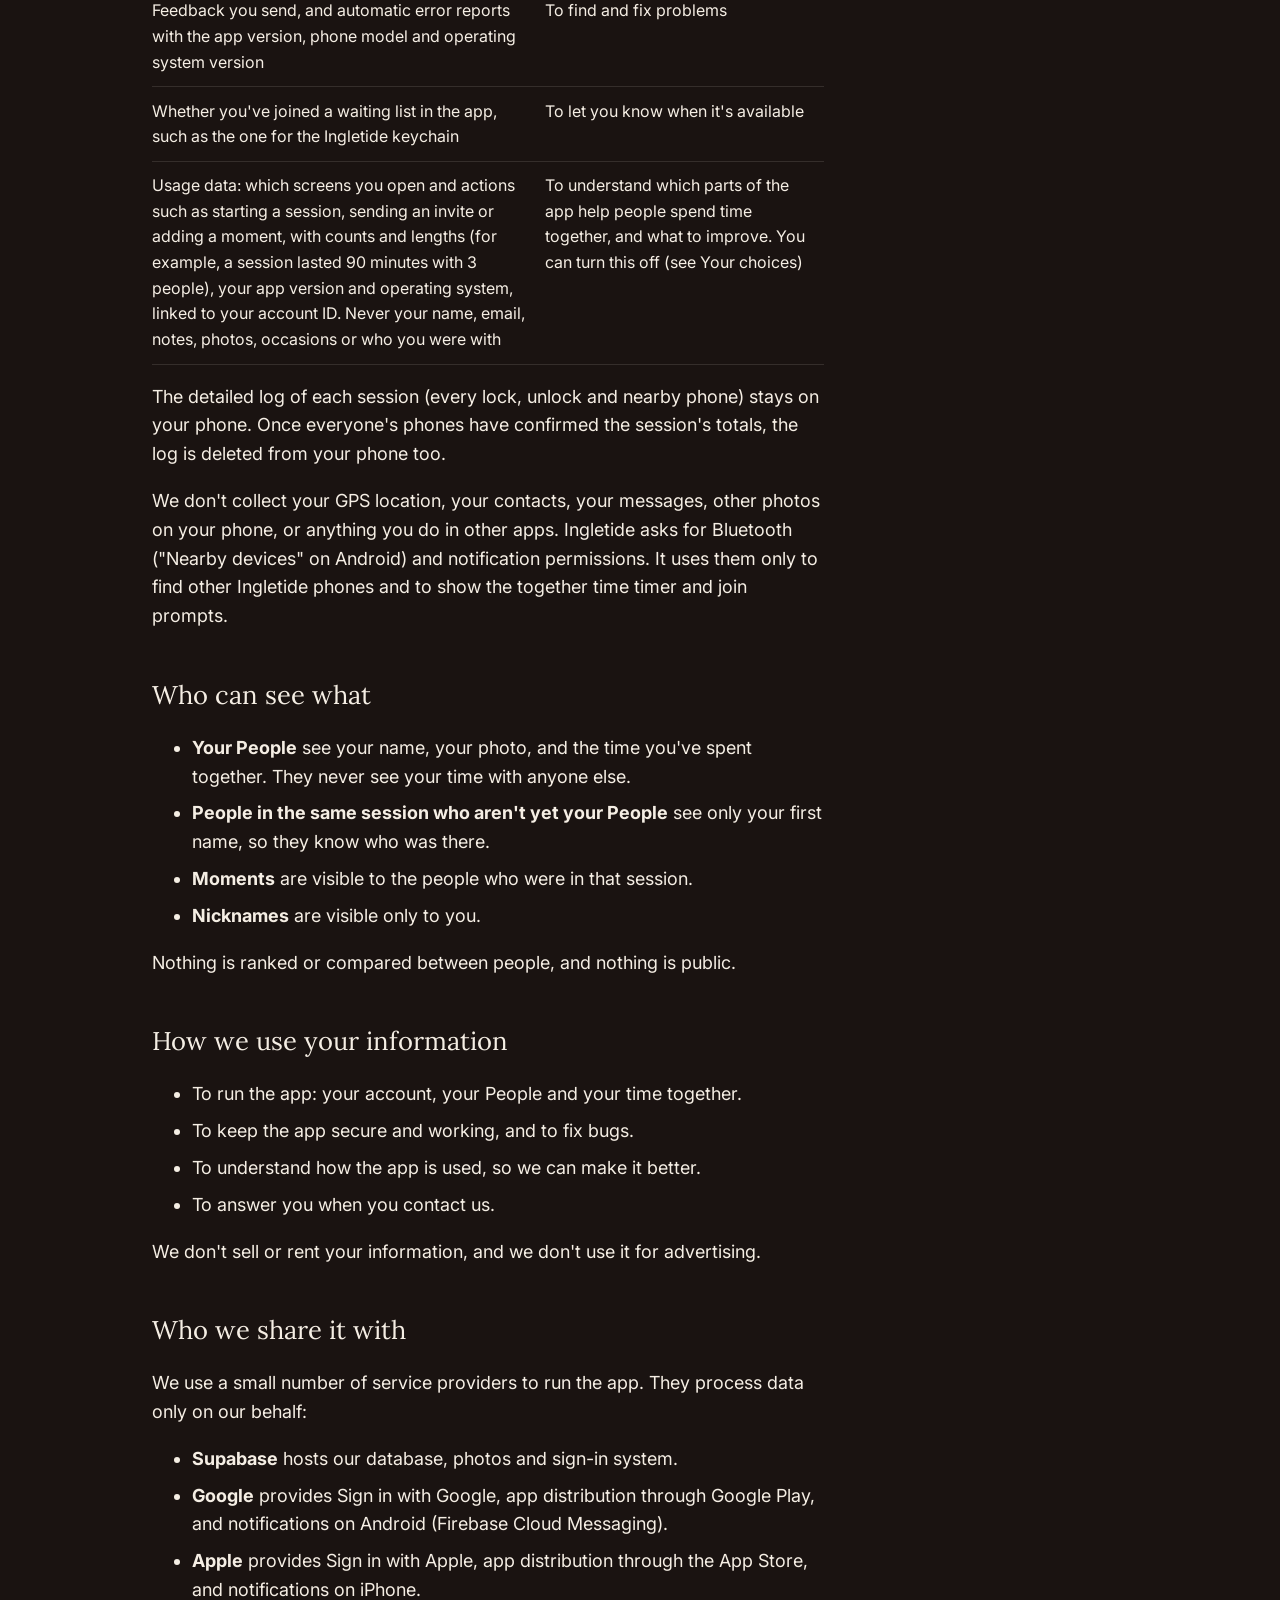
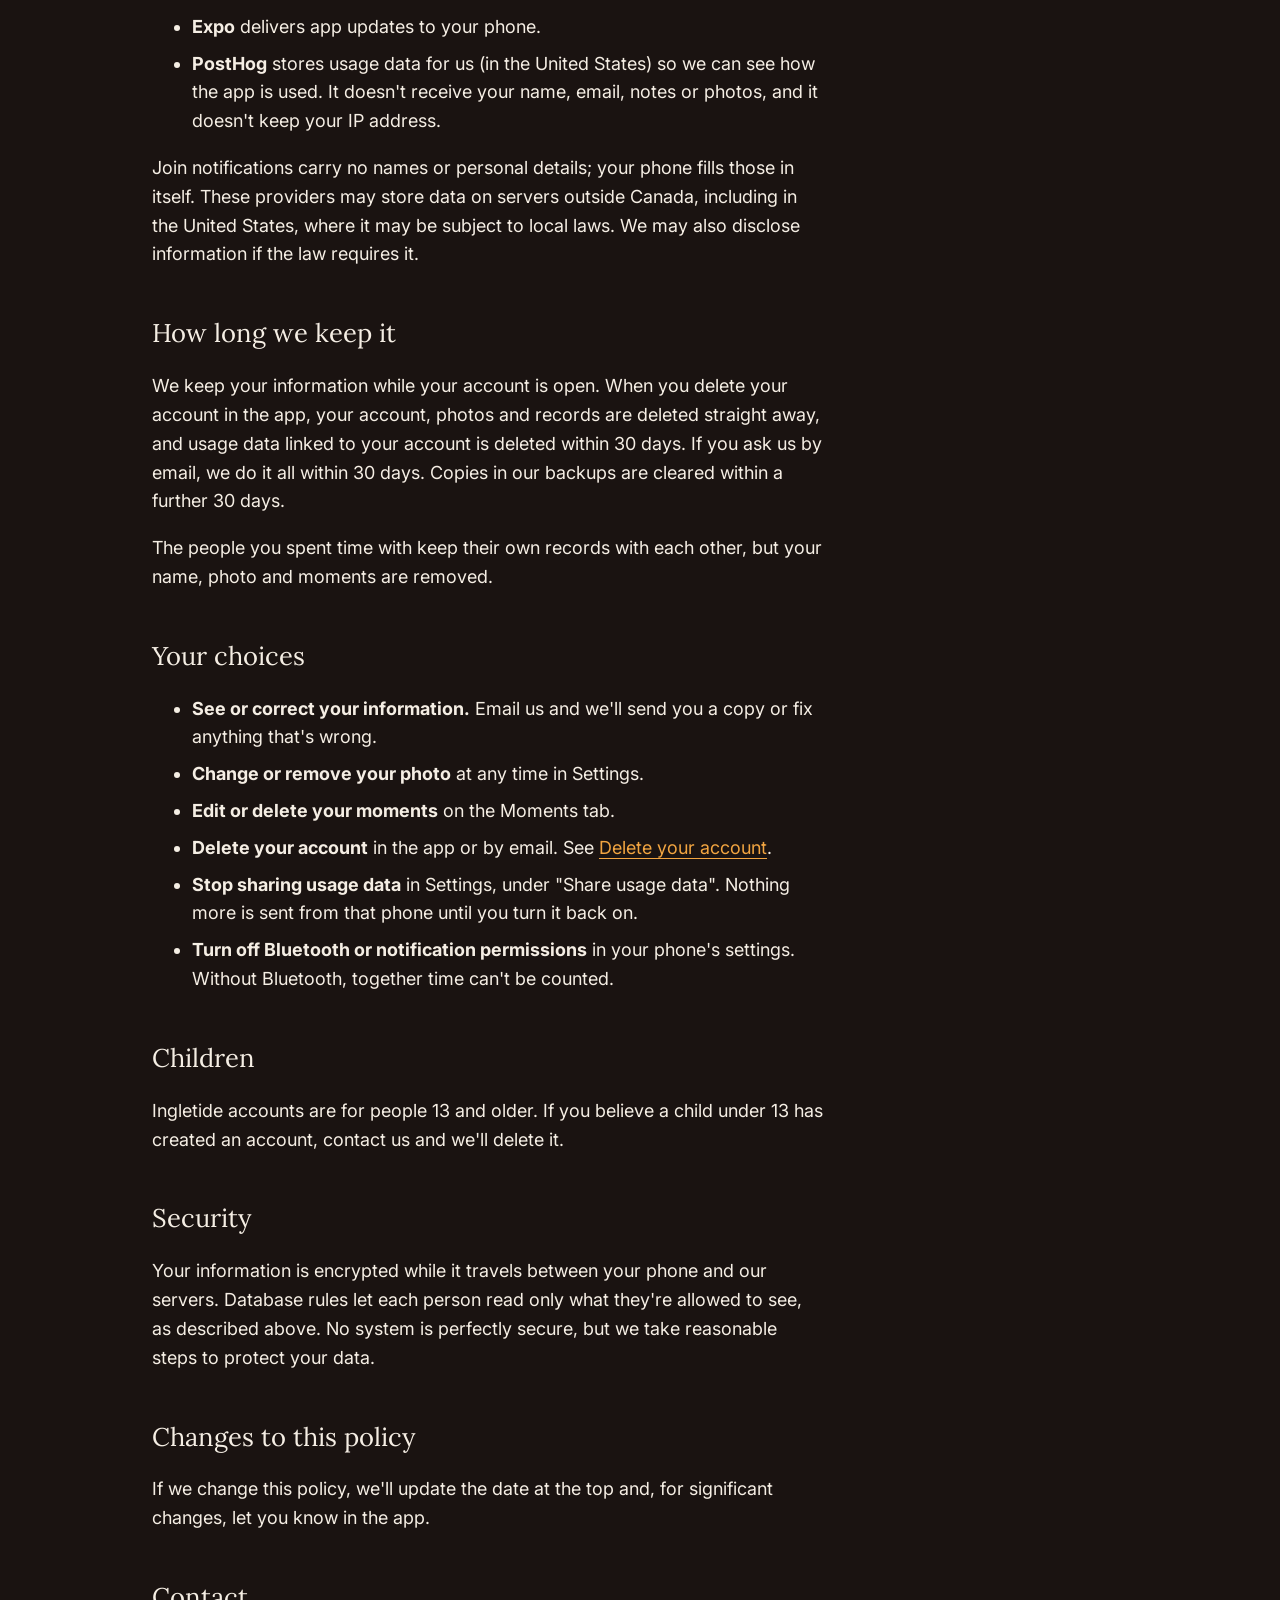
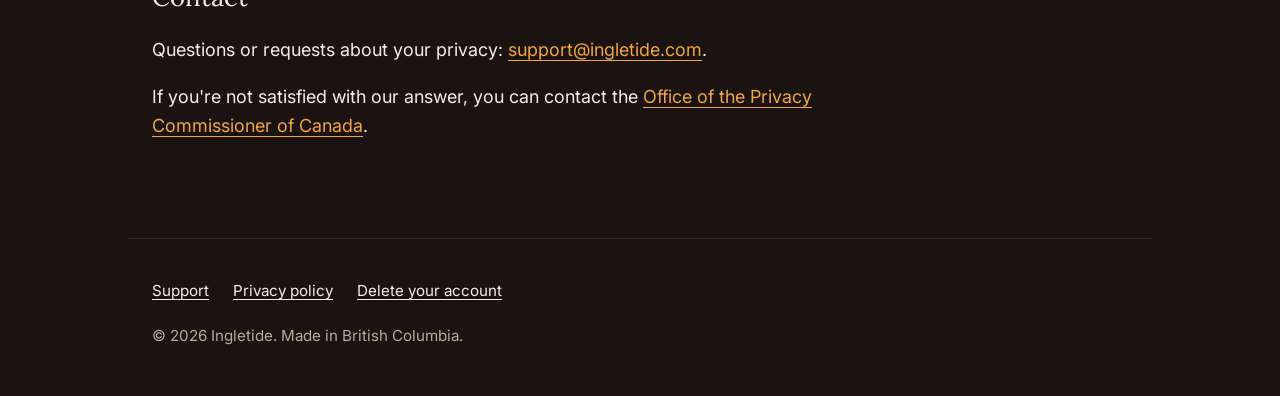
<file: privacy.html>
<!DOCTYPE html>
<html lang="en">
<head>
  <meta charset="utf-8">
  <meta name="viewport" content="width=device-width, initial-scale=1">
  <title>Privacy policy | Ingletide</title>
  <meta name="description" content="How Ingletide collects, uses and protects your information.">
  <meta name="theme-color" content="#1A1311">
  <link rel="icon" href="/favicon.ico" sizes="any">
  <link rel="icon" href="/img/favicon-32.png" type="image/png">
  <link rel="apple-touch-icon" href="/img/apple-touch-icon.png">
  <link rel="preconnect" href="https://fonts.googleapis.com">
  <link rel="preconnect" href="https://fonts.gstatic.com" crossorigin>
  <link href="https://fonts.googleapis.com/css2?family=Lora:ital,wght@0,400..700;1,400..700&family=Inter:wght@400;500;600;700&display=swap" rel="stylesheet">
  <link rel="stylesheet" href="styles.css?v=202611192200">
</head>
<body>
  <header class="site-header wrap">
    <a class="wordmark" href="/"><img src="/img/icon-512.png" alt="">Ingletide</a>
    <nav aria-label="Main">
      <a href="support.html">Support</a>
      <a href="privacy.html" aria-current="page">Privacy</a>
    </nav>
  </header>

  <main class="wrap">
    <article class="doc">
      <h1>Privacy policy</h1>
      <p class="updated">Effective November 18, 2026</p>

      <p>Ingletide is an app that keeps a record of the time you spend with the people you love, with your phones set aside. This policy explains what information the app collects, why, who can see it, and the choices you have. Ingletide is run by an independent developer in British Columbia, Canada, and follows Canada's Personal Information Protection and Electronic Documents Act (PIPEDA).</p>

      <div class="callout">
        <p>The short version: we collect only what the app needs to work. We don't sell your information, we don't show ads, we don't track your location, and you can delete your account and everything in it at any time.</p>
      </div>

      <h2>What we collect</h2>
      <table>
        <thead>
          <tr><th scope="col">Information</th><th scope="col">Why we need it</th></tr>
        </thead>
        <tbody>
          <tr>
            <td>Your name and email address, from Sign in with Google or Sign in with Apple</td>
            <td>To create your account and show your People who you are</td>
          </tr>
          <tr>
            <td>A profile photo, if you choose to add one</td>
            <td>To show your face to your People instead of your initial</td>
          </tr>
          <tr>
            <td>Your People: who you've paired with by invite, and any shared goal you set together</td>
            <td>To know whose time counts together</td>
          </tr>
          <tr>
            <td>Nicknames you give your People</td>
            <td>To show them by the name you call them. Only you can see your nicknames</td>
          </tr>
          <tr>
            <td>Together time records: when a session started and ended, the occasion (such as "Dinner"), who took part, and how much time was Together and Present</td>
            <td>To build your record of time together</td>
          </tr>
          <tr>
            <td>Moments: notes and photos you add to a session</td>
            <td>To keep them with that session for the people who were there</td>
          </tr>
          <tr>
            <td>Whether your phone was locked during a session</td>
            <td>To count Present time only while phones are set aside</td>
          </tr>
          <tr>
            <td>Bluetooth signals from nearby phones running Ingletide</td>
            <td>To confirm that your phones are close together. Phones broadcast a short-lived session code, never your name or account. The check happens on your phone; we store only the resulting times, never where you were</td>
          </tr>
          <tr>
            <td>A notification address for your phone</td>
            <td>To let you know when one of your People starts together time nearby, so you can join</td>
          </tr>
          <tr>
            <td>Feedback you send, and automatic error reports with the app version, phone model and operating system version</td>
            <td>To find and fix problems</td>
          </tr>
          <tr>
            <td>Whether you've joined a waiting list in the app, such as the one for the Ingletide keychain</td>
            <td>To let you know when it's available</td>
          </tr>
          <tr>
            <td>Usage data: which screens you open and actions such as starting a session, sending an invite or adding a moment, with counts and lengths (for example, a session lasted 90 minutes with 3 people), your app version and operating system, linked to your account ID. Never your name, email, notes, photos, occasions or who you were with</td>
            <td>To understand which parts of the app help people spend time together, and what to improve. You can turn this off (see Your choices)</td>
          </tr>
        </tbody>
      </table>

      <p>The detailed log of each session (every lock, unlock and nearby phone) stays on your phone. Once everyone's phones have confirmed the session's totals, the log is deleted from your phone too.</p>

      <p>We don't collect your GPS location, your contacts, your messages, other photos on your phone, or anything you do in other apps. Ingletide asks for Bluetooth ("Nearby devices" on Android) and notification permissions. It uses them only to find other Ingletide phones and to show the together time timer and join prompts.</p>

      <h2>Who can see what</h2>
      <ul>
        <li><strong>Your People</strong> see your name, your photo, and the time you've spent together. They never see your time with anyone else.</li>
        <li><strong>People in the same session who aren't yet your People</strong> see only your first name, so they know who was there.</li>
        <li><strong>Moments</strong> are visible to the people who were in that session.</li>
        <li><strong>Nicknames</strong> are visible only to you.</li>
      </ul>
      <p>Nothing is ranked or compared between people, and nothing is public.</p>

      <h2>How we use your information</h2>
      <ul>
        <li>To run the app: your account, your People and your time together.</li>
        <li>To keep the app secure and working, and to fix bugs.</li>
        <li>To understand how the app is used, so we can make it better.</li>
        <li>To answer you when you contact us.</li>
      </ul>
      <p>We don't sell or rent your information, and we don't use it for advertising.</p>

      <h2>Who we share it with</h2>
      <p>We use a small number of service providers to run the app. They process data only on our behalf:</p>
      <ul>
        <li><strong>Supabase</strong> hosts our database, photos and sign-in system.</li>
        <li><strong>Google</strong> provides Sign in with Google, app distribution through Google Play, and notifications on Android (Firebase Cloud Messaging).</li>
        <li><strong>Apple</strong> provides Sign in with Apple, app distribution through the App Store, and notifications on iPhone.</li>
        <li><strong>Expo</strong> delivers app updates to your phone.</li>
        <li><strong>PostHog</strong> stores usage data for us (in the United States) so we can see how the app is used. It doesn't receive your name, email, notes or photos, and it doesn't keep your IP address.</li>
      </ul>
      <p>Join notifications carry no names or personal details; your phone fills those in itself. These providers may store data on servers outside Canada, including in the United States, where it may be subject to local laws. We may also disclose information if the law requires it.</p>

      <h2>How long we keep it</h2>
      <p>We keep your information while your account is open. When you delete your account in the app, your account, photos and records are deleted straight away, and usage data linked to your account is deleted within 30 days. If you ask us by email, we do it all within 30 days. Copies in our backups are cleared within a further 30 days.</p>
      <p>The people you spent time with keep their own records with each other, but your name, photo and moments are removed.</p>

      <h2>Your choices</h2>
      <ul>
        <li><strong>See or correct your information.</strong> Email us and we'll send you a copy or fix anything that's wrong.</li>
        <li><strong>Change or remove your photo</strong> at any time in Settings.</li>
        <li><strong>Edit or delete your moments</strong> on the Moments tab.</li>
        <li><strong>Delete your account</strong> in the app or by email. See <a href="delete-account.html">Delete your account</a>.</li>
        <li><strong>Stop sharing usage data</strong> in Settings, under "Share usage data". Nothing more is sent from that phone until you turn it back on.</li>
        <li><strong>Turn off Bluetooth or notification permissions</strong> in your phone's settings. Without Bluetooth, together time can't be counted.</li>
      </ul>

      <h2>Children</h2>
      <p>Ingletide accounts are for people 13 and older. If you believe a child under 13 has created an account, contact us and we'll delete it.</p>

      <h2>Security</h2>
      <p>Your information is encrypted while it travels between your phone and our servers. Database rules let each person read only what they're allowed to see, as described above. No system is perfectly secure, but we take reasonable steps to protect your data.</p>

      <h2>Changes to this policy</h2>
      <p>If we change this policy, we'll update the date at the top and, for significant changes, let you know in the app.</p>

      <h2>Contact</h2>
      <p>Questions or requests about your privacy: <a href="mailto:support@ingletide.com">support@ingletide.com</a>.</p>
      <p>If you're not satisfied with our answer, you can contact the <a href="https://www.priv.gc.ca/">Office of the Privacy Commissioner of Canada</a>.</p>
    </article>
  </main>

  <footer class="site-footer wrap">
    <ul>
      <li><a href="support.html">Support</a></li>
      <li><a href="privacy.html">Privacy policy</a></li>
      <li><a href="delete-account.html">Delete your account</a></li>
    </ul>
    <p>&copy; 2026 Ingletide. Made in British Columbia.</p>
  </footer>
</body>
</html>
</file>
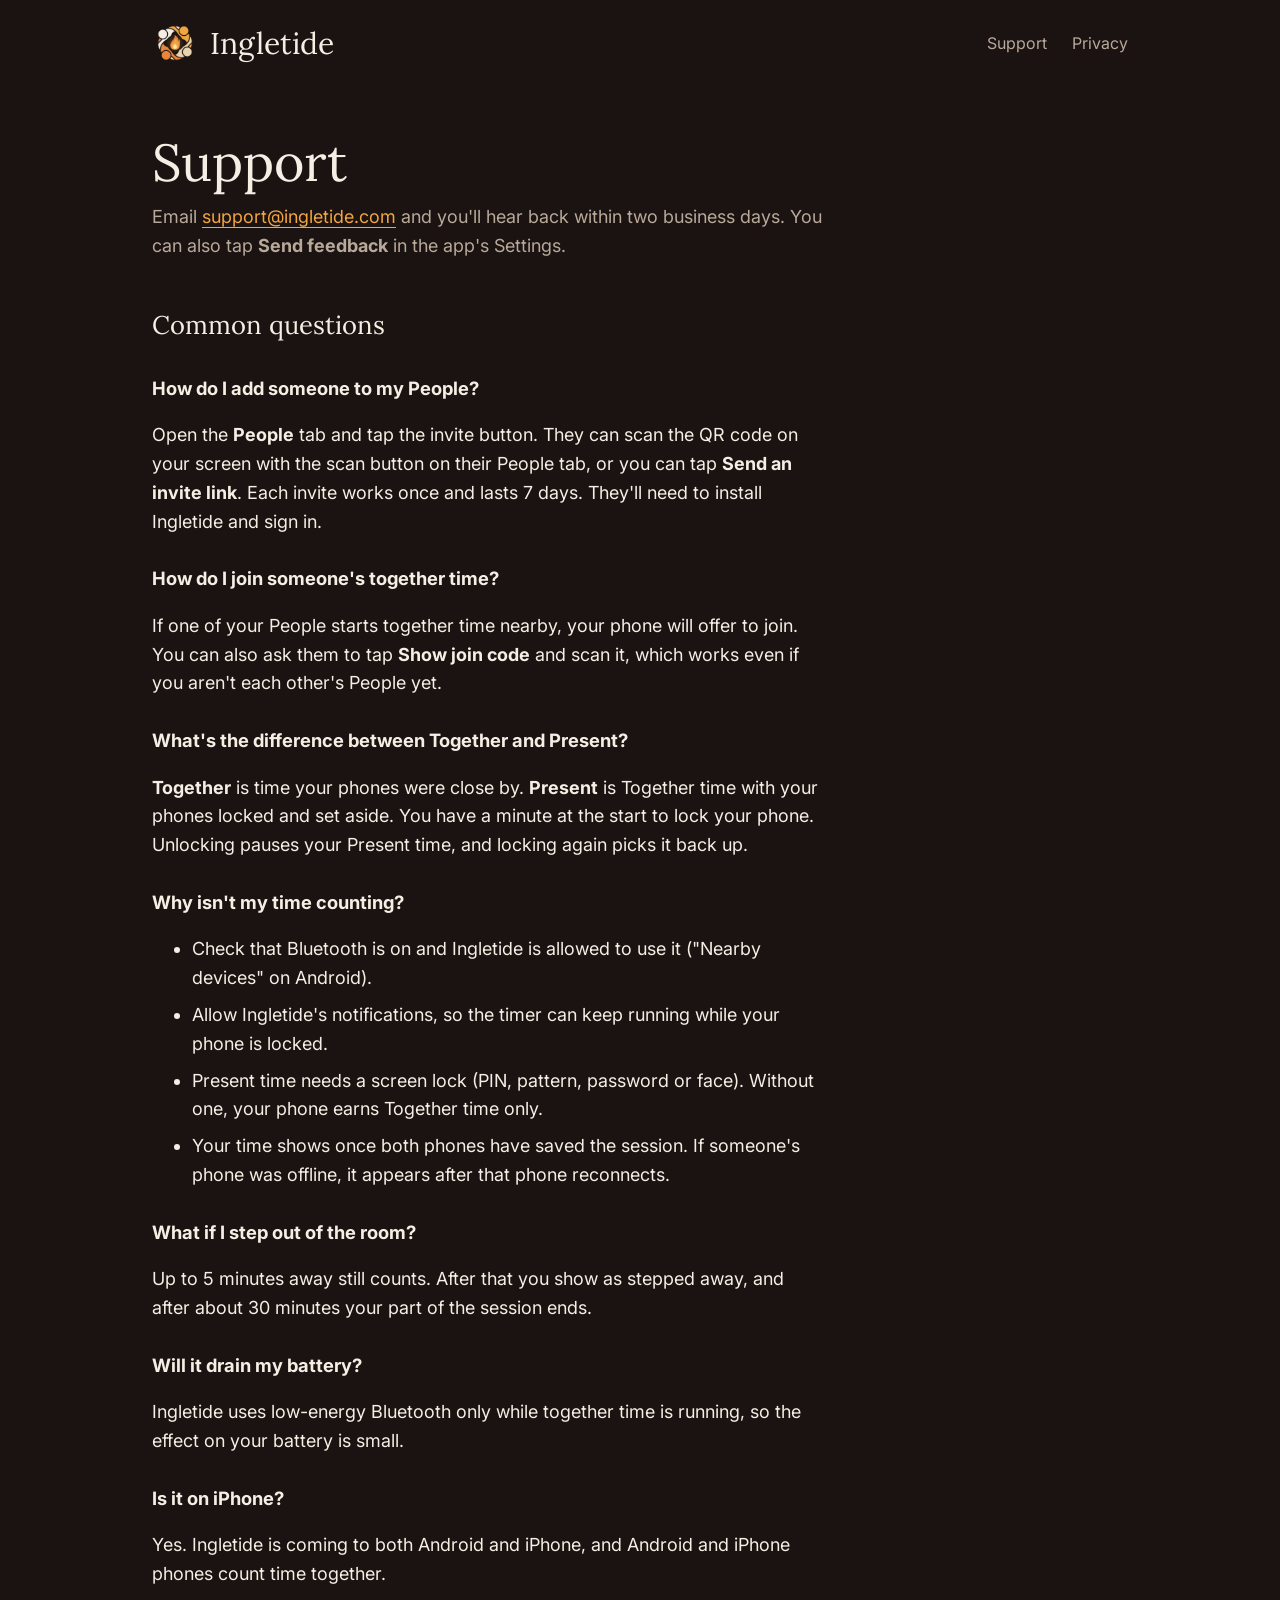
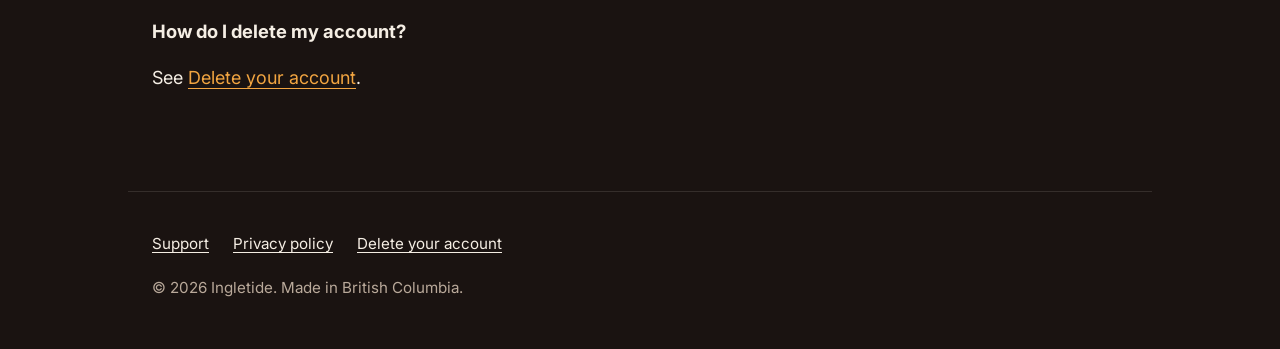
<file: support.html>
<!DOCTYPE html>
<html lang="en">
<head>
  <meta charset="utf-8">
  <meta name="viewport" content="width=device-width, initial-scale=1">
  <title>Support | Ingletide</title>
  <meta name="description" content="Get help with Ingletide.">
  <meta name="theme-color" content="#1A1311">
  <link rel="icon" href="/favicon.ico" sizes="any">
  <link rel="icon" href="/img/favicon-32.png" type="image/png">
  <link rel="apple-touch-icon" href="/img/apple-touch-icon.png">
  <link rel="preconnect" href="https://fonts.googleapis.com">
  <link rel="preconnect" href="https://fonts.gstatic.com" crossorigin>
  <link href="https://fonts.googleapis.com/css2?family=Lora:ital,wght@0,400..700;1,400..700&family=Inter:wght@400;500;600;700&display=swap" rel="stylesheet">
  <link rel="stylesheet" href="styles.css?v=202611192200">
</head>
<body>
  <header class="site-header wrap">
    <a class="wordmark" href="/"><img src="/img/icon-512.png" alt="">Ingletide</a>
    <nav aria-label="Main">
      <a href="support.html" aria-current="page">Support</a>
      <a href="privacy.html">Privacy</a>
    </nav>
  </header>

  <main class="wrap">
    <article class="doc">
      <h1>Support</h1>
      <p class="updated">Email <a href="mailto:support@ingletide.com">support@ingletide.com</a> and you'll hear back within two business days. You can also tap <strong>Send feedback</strong> in the app's Settings.</p>

      <h2>Common questions</h2>

      <h3>How do I add someone to my People?</h3>
      <p>Open the <strong>People</strong> tab and tap the invite button. They can scan the QR code on your screen with the scan button on their People tab, or you can tap <strong>Send an invite link</strong>. Each invite works once and lasts 7 days. They'll need to install Ingletide and sign in.</p>

      <h3>How do I join someone's together time?</h3>
      <p>If one of your People starts together time nearby, your phone will offer to join. You can also ask them to tap <strong>Show join code</strong> and scan it, which works even if you aren't each other's People yet.</p>

      <h3>What's the difference between Together and Present?</h3>
      <p><strong>Together</strong> is time your phones were close by. <strong>Present</strong> is Together time with your phones locked and set aside. You have a minute at the start to lock your phone. Unlocking pauses your Present time, and locking again picks it back up.</p>

      <h3>Why isn't my time counting?</h3>
      <ul>
        <li>Check that Bluetooth is on and Ingletide is allowed to use it ("Nearby devices" on Android).</li>
        <li>Allow Ingletide's notifications, so the timer can keep running while your phone is locked.</li>
        <li>Present time needs a screen lock (PIN, pattern, password or face). Without one, your phone earns Together time only.</li>
        <li>Your time shows once both phones have saved the session. If someone's phone was offline, it appears after that phone reconnects.</li>
      </ul>

      <h3>What if I step out of the room?</h3>
      <p>Up to 5 minutes away still counts. After that you show as stepped away, and after about 30 minutes your part of the session ends.</p>

      <h3>Will it drain my battery?</h3>
      <p>Ingletide uses low-energy Bluetooth only while together time is running, so the effect on your battery is small.</p>

      <h3>Is it on iPhone?</h3>
      <p>Yes. Ingletide is coming to both Android and iPhone, and Android and iPhone phones count time together.</p>

      <h3>How do I delete my account?</h3>
      <p>See <a href="delete-account.html">Delete your account</a>.</p>
    </article>
  </main>

  <footer class="site-footer wrap">
    <ul>
      <li><a href="support.html">Support</a></li>
      <li><a href="privacy.html">Privacy policy</a></li>
      <li><a href="delete-account.html">Delete your account</a></li>
    </ul>
    <p>&copy; 2026 Ingletide. Made in British Columbia.</p>
  </footer>
</body>
</html>
</file>
<file: home.css>
/* Layout: hero above the fold; then one pinned scene that scrolling changes (people, phones, gatherings, a season of evenings, capturing a moment), words beside it on wide screens and beneath it on tall ones. One scroll direction. */
:root {
  --bg: #1A1311;
  --deep: #120D0B;
  --card: #261B17;
  --border: #3A2B23;
  --dashed: #6E5D50;
  --present: #F2A541;
  --ember: #E8843C;
  --core: #FFE1A1;
  --on-present: #1A1408;
  --together: #E8D2B0;
  --track: #6E4E33;
  --text: #F5EEE4;
  --soft: #D9CABB;
  --muted: #B9A99A;
  --serif: "Lora", Georgia, "Times New Roman", serif;
  --sans: "Inter", system-ui, -apple-system, "Segoe UI", Roboto, sans-serif;
  --ease-out: cubic-bezier(0.23, 1, 0.32, 1);
  --spring: cubic-bezier(0.34, 1.36, 0.64, 1);
  --vh: 100vh;
  color-scheme: dark;
}
@supports (height: 100svh) { :root { --vh: 100svh; } }
* { box-sizing: border-box; }
html { -webkit-text-size-adjust: 100%; }
body { margin: 0; }
img { max-width: 100%; }
[hidden] { display: none !important; }
body { background: var(--bg); color: var(--text); font-family: var(--sans); font-size: 17px; line-height: 1.6; -webkit-font-smoothing: antialiased; overflow-x: hidden; }
body::before { content: ""; position: fixed; inset: 0 0 auto; height: env(safe-area-inset-top, 0px); z-index: 30; background: var(--bg); }
.gut { padding-left: max(20px, env(safe-area-inset-left, 0px)); padding-right: max(20px, env(safe-area-inset-right, 0px)); }
.wrap { max-width: 1160px; margin: 0 auto; }
h1, h2, h3 { text-wrap: balance; font-weight: 400; }
p { text-wrap: pretty; }
a { color: var(--present); }
:focus-visible { outline: 2px solid var(--present); outline-offset: 3px; border-radius: 6px; }

/* Nav */
.site-nav { display: flex; align-items: center; justify-content: space-between; padding-block: 20px; gap: 16px; }
.brand { display: flex; align-items: center; gap: 10px; text-decoration: none; color: var(--text); font-family: var(--serif); font-size: 30px; }
.brand img { width: 46px; height: 46px; border-radius: 12px; }
.brand { gap: 12px; }
.site-nav nav { display: flex; gap: 22px; font-size: 15px; }
.site-nav nav a { color: var(--muted); text-decoration: none; transition: color 160ms var(--ease-out); }
.site-nav nav a:hover { color: var(--text); }

/* Store buttons (placeholders for the official badges) */
.stores { display: flex; flex-wrap: wrap; gap: 10px; }
.store { display: inline-block; line-height: 0; border-radius: 10px; transition: transform 140ms var(--ease-out), opacity 160ms var(--ease-out); }
.store:hover { opacity: 0.88; }
.store:active { transform: scale(0.97); }
.store img { display: block; height: 52px; width: auto; }
/* Before launch: badges greyed out, not links */
.store.soon { line-height: 1; display: inline-flex; flex-direction: column; align-items: flex-start; gap: 7px; }
.store.soon:hover { opacity: 1; }
.store.soon:active { transform: none; }
.store.soon img { opacity: 0.45; filter: grayscale(1); }
.store.soon small { font-size: 12px; font-weight: 600; letter-spacing: 0.08em; text-transform: uppercase; color: var(--muted); }
.close .store.soon { align-items: center; }
/* Become a tester: under the greyed-out badges, until launch */
.testers { display: flex; flex-wrap: wrap; gap: 10px; margin-top: 22px; }
.close .testers { margin-top: -6px; }
.tester-btn { display: inline-block; background: var(--present); color: var(--on-present); font-weight: 600; font-size: 16px; text-decoration: none; padding: 13px 24px; border-radius: 999px; transition: background 160ms var(--ease-out), transform 140ms var(--ease-out); }
.tester-btn:hover { background: var(--core); }
.tester-btn:active { transform: scale(0.97); }

/* Hero */
.hero { display: grid; grid-template-columns: 1fr 0.78fr; gap: 56px; align-items: center; padding-block: 24px 80px; }
.hero h1 { font-family: var(--serif); font-size: clamp(38px, 6vw, 72px); line-height: 1.04; letter-spacing: -0.015em; margin: 0 0 20px; font-weight: 300; }
.hero h1 b { font-weight: 500; }
.hero .lede { font-size: 19px; color: var(--soft); max-width: 32ch; margin: 0 0 28px; }
.hero .small { margin: 14px 0 0; font-size: 14px; color: var(--muted); }
.phone { width: min(330px, 100%); margin: 0 auto; border-radius: 42px; padding: 12px; background: #0b0807; border: 1px solid var(--border); box-shadow: 0 40px 80px rgba(0,0,0,0.45), 0 0 120px rgba(242,165,65,0.10); }

/* ---------- The scene ---------- */
.story { position: relative; }
#story1 { border-top: 1px solid var(--border); }
.cal { height: var(--vh); position: relative; }
.cal-in { height: 100%; display: grid; grid-template-columns: 58% 42%; align-items: center; }
.calbox { width: min(82vh, 54vw); justify-self: center; container-type: inline-size; position: relative; }
.calbox .season { position: relative; left: auto; top: auto; translate: none; width: 100%; }
.card.static { position: static; opacity: 1; visibility: visible; translate: none; width: auto; max-width: 30rem; padding: 0; background: none; pointer-events: auto; }
.scene { position: sticky; top: 0; height: var(--vh); display: grid; grid-template-columns: 58% 42%; align-items: center; overflow: hidden; }
.box { position: relative; width: min(82vh, 54vw); aspect-ratio: 1; justify-self: center; container-type: inline-size; }
.beats { margin-top: calc(var(--vh) * -1); position: relative; z-index: 2; }
.beat { height: var(--vh); display: grid; grid-template-columns: 58% 42%; align-items: center; }
.card { position: fixed; top: 50%; left: calc((100vw - 40px) * 0.58 + 20px); width: min(30rem, calc((100vw - 40px) * 0.42 - 16px)); z-index: 3;
  display: flex; flex-direction: column; gap: 14px; opacity: 0; visibility: hidden; pointer-events: none; }
.card .kicker { font-size: 13px; letter-spacing: 0.08em; text-transform: uppercase; color: var(--present); margin: 0; }
.card h2 { font-family: var(--serif); font-size: clamp(30px, 3.8vw, 48px); line-height: 1.08; margin: 0; }
.card p { color: var(--soft); margin: 0; font-size: 18px; max-width: 36ch; }

/* Warm light in the middle of the group */
.hearthglow { position: absolute; left: 50%; top: 52%; width: 70%; transition: left 833ms var(--spring), top 833ms var(--spring), width 833ms var(--spring); aspect-ratio: 1; translate: -50% -50%; border-radius: 50%;
  background: radial-gradient(circle, rgba(242,165,65,0.30) 0%, rgba(232,132,60,0.10) 35%, rgba(26,19,17,0) 65%); animation: breathe 6s ease-in-out infinite; }
@keyframes breathe { 0%,100% { scale: 1; } 50% { scale: 1.06; } }

/* People */
.person { position: absolute; translate: -50% -50%; aspect-ratio: 1;
  container-type: inline-size;
  transition: left 833ms var(--spring), top 833ms var(--spring), width 750ms var(--spring), opacity 417ms var(--ease-out), scale 583ms var(--spring); }
.person .in { position: absolute; inset: 0; border-radius: 50%; display: grid; place-items: center; font-family: var(--serif); font-size: 42cqi;
  background: var(--card); color: var(--muted); border: 2px solid var(--border);
  animation: float var(--fd, 6s) ease-in-out var(--fdel, 0s) infinite;
  transition: background-color 500ms var(--ease-out), color 500ms var(--ease-out), border-color 500ms var(--ease-out), box-shadow 500ms var(--ease-out); }
.person.on .in { background: var(--c); color: var(--on-present); border-color: var(--c); box-shadow: 0 0 5cqw color-mix(in srgb, var(--c) 40%, transparent); }
.person.call .in { border-color: var(--together); color: var(--together); }
/* Headshots: a little muted until the phone goes down, full colour once present */
.person .in { overflow: hidden; border-width: 3px; }
.person .in img { width: 100%; height: 100%; object-fit: cover; display: block; filter: saturate(0.55) brightness(0.8); transition: filter 500ms var(--ease-out); }
.person.on .in img { filter: none; }
.person .nm { position: absolute; top: 104%; left: 50%; translate: -50% 0; font-size: clamp(11px, 1.6vmin, 14px); color: var(--muted); white-space: nowrap; transition: opacity 300ms var(--ease-out); }
@keyframes float { 0%,100% { translate: 0 0; } 33% { translate: 0.6cqw -0.9cqw; } 66% { translate: -0.6cqw 0.5cqw; } }
.tag { position: absolute; translate: -50% 0; font-size: 2.5cqw; white-space: nowrap; padding: 0.5cqw 1.8cqw; border-radius: 99px; background: var(--deep); color: var(--together); border: 1px solid var(--border); transition: opacity 300ms var(--ease-out); }
.ph { position: absolute; width: 4.2%; aspect-ratio: 9 / 16; translate: -50% -50%; border-radius: 0.9cqw; border: 0.35cqw solid #4a3a30; background: var(--together); z-index: 2;
  box-shadow: 0 0 3cqw rgba(232,210,176,0.55);
  transition: left 667ms var(--ease-out), top 667ms var(--ease-out), rotate 667ms var(--ease-out), opacity 333ms var(--ease-out), background-color 333ms var(--ease-out), box-shadow 333ms var(--ease-out); }
.ph.ring { animation: ring 0.5s ease-in-out 3; }
@keyframes ring { 0%,100% { translate: -50% -50%; } 25% { translate: -62% -50%; } 75% { translate: -38% -50%; } }
/* The fire and its timer in the middle of the group: burning while every phone is down,
   embers the moment someone unlocks, flaring back up when they lock again */
.hub { position: absolute; translate: -50% -56%; aspect-ratio: 1; opacity: 0; z-index: 1; --grow: 0.75;
  transition: left 833ms var(--spring), top 833ms var(--spring), width 833ms var(--spring), opacity 417ms var(--ease-out); }
.hfire { position: absolute; inset: 0; transform-origin: 50% 78%; scale: var(--grow);
  transition: scale 900ms var(--spring), filter 700ms var(--ease-out); }
.hfire .fire { opacity: 0; transition: opacity 900ms var(--ease-out); }
.hub[data-stage="3"] .st3, .hub[data-stage="4"] .st4, .hub[data-stage="5"] .st5 { opacity: 1; }
.hfire .hglow { position: absolute; left: 50%; top: 66%; width: 190%; aspect-ratio: 1; translate: -50% -50%; border-radius: 50%;
  background: radial-gradient(circle, rgba(255,225,161,0.38) 0%, rgba(242,165,65,0.16) 30%, rgba(26,19,17,0) 62%); transition: opacity 700ms var(--ease-out); }
.hfire .back, .hfire .front, .hfire .core { transition: scale 600ms var(--ease-out), opacity 600ms var(--ease-out); }
/* not burning: the flames sink to the logs and the light goes out */
.hub:not(.lit) .hfire { scale: calc(var(--grow) * 0.85); filter: brightness(0.55) saturate(0.5); }
.hub:not(.lit) .hglow { opacity: 0; }
.hub:not(.lit) .back, .hub:not(.lit) .front, .hub:not(.lit) .core { scale: 1 0.2; opacity: 0.5; }
.hub.flare .hfire { animation: flare 900ms var(--spring); }
@keyframes flare { 0% { scale: calc(var(--grow) * 0.85); } 45% { scale: calc(var(--grow) * 1.18); } 100% { scale: var(--grow); } }
.timer { position: absolute; left: 50%; top: 82%; translate: -50% 0; display: flex; align-items: baseline; gap: 0.8cqw; white-space: nowrap;
  padding: 0.5cqw 1.8cqw; border-radius: 99px; background: rgba(18,13,11,0.82); border: 1px solid var(--border);
  font-size: 3.1cqw; color: var(--present); transition: color 400ms var(--ease-out), border-color 400ms var(--ease-out); }
.timer b { font-weight: 600; font-variant-numeric: tabular-nums; }
.hub:not(.lit) .timer { color: var(--muted); }
.hub.paused .timer { border-color: var(--track); }
.hearthglow { transition: left 833ms var(--spring), top 833ms var(--spring), width 833ms var(--spring), opacity 700ms var(--ease-out); }
.gather.cold .hearthglow { opacity: 0.3; }
.gather { position: absolute; inset: 0; transition: opacity 500ms var(--ease-out); }
.gather.fadeout { opacity: 0 !important; }
.ph.dark { background: #0b0807; box-shadow: none; }
.caption { position: absolute; left: 50%; translate: -50% 0; font-size: 3cqw; color: var(--soft); font-style: italic; font-family: var(--serif); white-space: nowrap; transition: opacity 300ms var(--ease-out); }
.occasion { position: absolute; left: 50%; top: 1%; z-index: 3; transition: left 833ms var(--spring), top 833ms var(--spring); translate: -50% 0; text-align: center; white-space: nowrap; }
.occasion b { display: block; font-family: var(--serif); font-weight: 400; font-style: italic; font-size: 5.6cqw; color: var(--present); line-height: 1.2; transition: opacity 217ms var(--ease-out), translate 350ms var(--ease-out); }
.occasion small { display: block; font-size: 2.6cqw; color: var(--muted); font-variant-numeric: tabular-nums; }

/* A season of evenings */
.season { position: absolute; left: 50%; top: 50%; width: 88%; translate: -50% -50%; background: var(--card); border-radius: 3cqw; padding: 4cqw; }
.season .hd { display: flex; justify-content: space-between; align-items: baseline; gap: 2cqw; margin-bottom: 2.6cqw; }
.season .hd span { font-family: var(--serif); font-size: 4.4cqw; }
.season .hd small { color: var(--muted); font-size: 2.6cqw; }
.months { display: grid; grid-template-columns: repeat(26, 1fr); font-size: 2.2cqw; color: var(--muted); margin-bottom: 1cqw; }
.months span { grid-column: span 4; }
.months span:first-child { grid-column: span 5; }
.heat { display: grid; grid-template-columns: repeat(26, 1fr); grid-template-rows: repeat(7, auto); grid-auto-flow: column; gap: 0.55cqw; }
.heat i { aspect-ratio: 1; border-radius: 0.45cqw; background: var(--border); transition: background-color 220ms var(--ease-out); }
.season .tot { display: flex; gap: 6cqw; margin-top: 3cqw; font-size: 2.6cqw; color: var(--muted); }
.season .tot b { display: block; font-size: 6cqw; line-height: 1.1; color: var(--text); font-weight: 600; font-variant-numeric: tabular-nums; }

/* Capturing a moment: a recreation of the app's session page */
.mph { position: absolute; left: 50%; top: 50%; width: 47%; aspect-ratio: 390 / 875; translate: -50% -50%; border-radius: 6.5cqw; padding: 1.6cqw; background: #0b0807; border: 1px solid var(--border);
  box-shadow: 0 5cqw 10cqw rgba(0,0,0,0.5); }
.ms { position: relative; width: 100%; height: 100%; border-radius: 5cqw; overflow: hidden; background: var(--bg); container-type: inline-size; }
.ms .pg { position: absolute; inset: 0; padding: 10cqw 6cqw; display: flex; flex-direction: column; gap: 4cqw; }
.ms .t1 { text-align: center; font-family: var(--serif); font-size: 7cqw; }
.ms .t2 { text-align: center; font-size: 4cqw; color: var(--muted); margin-top: -3cqw; }
.ms .stat { text-align: center; font-weight: 600; font-size: 11cqw; line-height: 1; font-variant-numeric: tabular-nums; }
.ms .stat small { display: block; font-weight: 400; font-size: 3.6cqw; color: var(--muted); margin-top: 1.4cqw; }
.ms .lbl { font-size: 3.4cqw; letter-spacing: 0.06em; text-transform: uppercase; color: var(--muted); margin-top: 1cqw; }
.ms .tiles { display: flex; gap: 3cqw; }
.ms .tile { flex: 1; height: 26cqw; border: 0.5cqw dashed var(--dashed); border-radius: 5cqw; display: flex; flex-direction: column; align-items: center; justify-content: center; gap: 2cqw; font-size: 3.8cqw; color: var(--soft); transition: opacity 300ms var(--ease-out); }
.ms .tile svg { width: 7cqw; height: 7cqw; }
.ms .photo { width: 100%; aspect-ratio: 4 / 3; border-radius: 4cqw; overflow: hidden; display: none; }
.ms .photo svg, .vf svg, .pv svg, .ms .photo img, .vf img, .pv img { display: block; width: 100%; height: 100%; object-fit: cover; }
.ms .note { display: none; background: var(--card); border-radius: 4cqw; padding: 3.4cqw 4cqw; font-size: 3.8cqw; color: var(--soft); line-height: 1.4; }
.ms .note b { display: block; color: var(--muted); font-weight: 400; font-size: 3.2cqw; margin-top: 1.6cqw; }
.ms .show { display: block; animation: pop 500ms var(--ease-out); }
@keyframes pop { from { opacity: 0; translate: 0 2cqw; } to { opacity: 1; translate: 0 0; } }
.ms .layer { position: absolute; inset: 0; opacity: 0; pointer-events: none; transition: opacity 260ms var(--ease-out); }
.ms .layer.on { opacity: 1; }
.dialog { background: rgba(0,0,0,0.55); display: flex; align-items: center; justify-content: center; padding: 8cqw; }
.dialog .dlg { width: 100%; background: #2B201B; border-radius: 6cqw; padding: 6cqw; display: flex; flex-direction: column; gap: 4.5cqw; font-size: 4.2cqw; }
.dialog .dlg h4 { margin: 0; font-family: var(--serif); font-weight: 400; font-size: 5.6cqw; }
.dialog .dlg span { color: var(--present); }
.dialog .dlg span.c { color: var(--muted); }
.vf { background: #000; }
.vf .view { position: absolute; left: 0; right: 0; top: 12%; height: 66%; overflow: hidden; }
.vf .view img, .vf .view svg { transition: scale 2s var(--ease-out); }
.vf.on .view img, .vf.on .view svg { scale: 1.08; }
.vf .shutter { position: absolute; left: 50%; bottom: 7%; width: 17cqw; aspect-ratio: 1; translate: -50% 0; border-radius: 50%; border: 1.2cqw solid #fff; background: rgba(255,255,255,0.9); background-clip: content-box; padding: 1cqw; }
.flash { background: #fff; transition: opacity 150ms linear; }
.pv { padding: 10cqw 6cqw; display: flex; flex-direction: column; gap: 5cqw; background: var(--bg); }
.pv h4 { margin: 0; font-family: var(--serif); font-weight: 400; font-size: 7cqw; }
.pv .ph2 { border-radius: 4cqw; overflow: hidden; aspect-ratio: 4 / 3; }
.btn { border-radius: 99px; text-align: center; padding: 3.4cqw; font-size: 4.2cqw; font-weight: 600; background: var(--present); color: var(--on-present); }
.btn.sec { background: transparent; color: var(--together); border: 0.4cqw solid var(--together); font-weight: 500; }
.sheet { background: rgba(0,0,0,0.55); }
.sheet .sh { position: absolute; left: 0; right: 0; bottom: 0; background: var(--bg); border-radius: 6cqw 6cqw 0 0; padding: 4cqw 5cqw 8cqw; translate: 0 100%; transition: translate 380ms var(--ease-out); }
.sheet.on .sh { translate: 0 0; }
.sh .row { display: flex; align-items: center; justify-content: space-between; margin-bottom: 4cqw; font-size: 4cqw; }
.sh .row b { font-family: var(--serif); font-weight: 600; font-size: 5.2cqw; }
.sh .row .save { background: var(--present); color: var(--on-present); border-radius: 99px; padding: 1.6cqw 4cqw; font-weight: 600; }
.sh .row .cancel { color: var(--muted); }
.sh .input { min-height: 30cqw; border: 0.4cqw solid var(--border); border-radius: 4cqw; padding: 3.4cqw; font-size: 4.2cqw; color: var(--text); line-height: 1.45; }
.sh .input .ph3 { color: var(--muted); }
.sh .caret { display: inline-block; width: 0.5cqw; height: 4.6cqw; background: var(--present); vertical-align: -0.8cqw; margin-left: 0.3cqw; animation: blink 1s steps(1) infinite; }
@keyframes blink { 50% { opacity: 0; } }
.sh .kb { margin-top: 4cqw; height: 40cqw; border-radius: 3cqw; background: repeating-linear-gradient(90deg, #2B201B 0 8.6cqw, #1f1714 8.6cqw 9.6cqw); opacity: 0.7; }
.finger { position: absolute; width: 11cqw; aspect-ratio: 1; translate: -50% -50%; border-radius: 50%; background: rgba(245,238,228,0.28); border: 0.5cqw solid rgba(245,238,228,0.7); opacity: 0; pointer-events: none; z-index: 5;
  transition: left 500ms var(--ease-out), top 500ms var(--ease-out), opacity 200ms var(--ease-out), scale 160ms var(--ease-out); }
.finger.on { opacity: 1; }
.finger.press { scale: 0.75; background: rgba(242,165,65,0.45); }

/* A fan of app screens */
.fan { position: relative; width: 100%; max-width: 1000px; height: clamp(340px, 48vw, 580px); container-type: inline-size; }
.fp { position: absolute; left: 50%; bottom: 9%; width: clamp(150px, 22cqw, 232px); border-radius: 13% / 6%; padding: 6px;
  background: #0b0807; border: 1px solid var(--border); box-shadow: 0 30px 60px rgba(0,0,0,0.5);
  transform-origin: 50% 150%; transform: translateX(-50%) rotate(0deg); transition: transform 1000ms var(--spring) var(--dl, 0ms); }
.fan.open .fp { transform: translateX(calc(-50% + var(--x))) translateY(var(--y, 0%)) rotate(var(--r)); }
@media (hover: hover) { .fan.open:hover .fp { transform: translateX(calc(-50% + var(--x) * 1.15)) translateY(var(--y, 0%)) rotate(calc(var(--r) * 1.15)); transition-delay: 0ms; transition-duration: 600ms; } }
.fp.f1 { --x: -21cqw; --y: 9%; --r: -12deg; --dl: 120ms; z-index: 1; }
.fp.f2 { --x: -11cqw; --y: 2.5%; --r: -6deg; --dl: 60ms; z-index: 2; }
.fp.f3 { --x: 0cqw; --r: 0deg; z-index: 3; }
.fp.f4 { --x: 11cqw; --y: 2.5%; --r: 6deg; --dl: 60ms; z-index: 2; }
.fp.f5 { --x: 21cqw; --y: 9%; --r: 12deg; --dl: 120ms; z-index: 1; }
@media (max-width: 600px) {
  .fan { height: clamp(300px, 92vw, 440px); }
  .fp { width: 40cqw; }
  .fp.f1, .fp.f5 { display: none; }
  .fp.f2 { --x: -19cqw; --y: 5%; --r: -8deg; }
  .fp.f4 { --x: 19cqw; --y: 5%; --r: 8deg; }
}
.fs { position: relative; width: 100%; height: 100%; overflow: hidden; border-radius: 11.5% / 5.3%; background: var(--bg); container-type: inline-size;
  padding: 13cqw 7cqw 8cqw; display: flex; flex-direction: column; gap: 4cqw; font-size: 4.4cqw; line-height: 1.35; text-align: left; color: var(--text); }
.fs.deep { background: var(--deep); }
.fs .h { font-family: var(--serif); font-size: 7.6cqw; line-height: 1.15; }
.fs .c { text-align: center; }
.fs .m { color: var(--muted); font-size: 3.8cqw; }
.fs .big { font-weight: 600; font-size: 13cqw; line-height: 1; font-variant-numeric: tabular-nums; }
.fs .big small { display: block; font-weight: 400; font-size: 3.6cqw; color: var(--muted); margin-top: 1.6cqw; }
.fs .lbl { font-size: 3.2cqw; letter-spacing: 0.06em; text-transform: uppercase; color: var(--muted); }
.fs .barx { height: 2.6cqw; border-radius: 99px; background: var(--track); overflow: hidden; }
.fs .barx i { display: block; height: 100%; background: var(--present); border-radius: 99px; }
.fs .row { display: flex; align-items: center; gap: 2.6cqw; font-size: 4.2cqw; }
.fs .row .r { margin-left: auto; color: var(--soft); font-variant-numeric: tabular-nums; font-size: 3.8cqw; }
.fs .dot { width: 8cqw; height: 8cqw; border-radius: 50%; display: grid; place-items: center; background: var(--present); color: var(--on-present); font-weight: 600; font-size: 3.6cqw; flex: none; }
.fs .dot.t { background: var(--together); }
.fs .dot.o { background: var(--card); color: var(--muted); border: 0.4cqw solid var(--together); }
.fs .pill { margin-left: auto; font-size: 3.2cqw; padding: 0.8cqw 2.4cqw; border-radius: 99px; background: var(--card); color: var(--present); }
.fs .pill.u { color: var(--together); }
.fs .firebox { position: relative; width: 58%; aspect-ratio: 1; margin: -3cqw auto -6cqw; }
.fs .stats { display: flex; gap: 4cqw; }
.fs .stats div { flex: 1; background: var(--card); border-radius: 4cqw; padding: 3cqw; font-size: 3.2cqw; color: var(--muted); }
.fs .stats b { display: block; font-size: 6cqw; color: var(--text); font-weight: 600; }
.fs .stats .p b { color: var(--present); }
.fs .faces { display: flex; justify-content: center; gap: 2cqw; }
.fs .btnx { margin-top: auto; border-radius: 99px; background: var(--present); color: var(--on-present); text-align: center; font-weight: 600; padding: 3.6cqw; font-size: 4.2cqw; }
.fs .note { background: var(--card); border-radius: 4cqw; padding: 3cqw 3.6cqw; font-size: 3.8cqw; color: var(--soft); }
.fs .note b { color: var(--text); font-weight: 500; }
.fs .note small { display: block; color: var(--muted); font-size: 3.2cqw; margin-top: 1cqw; }
.fs .hm { display: grid; grid-template-columns: repeat(12, 1fr); grid-template-rows: repeat(7, auto); grid-auto-flow: column; gap: 0.9cqw; }
.fs .hm i { aspect-ratio: 1; border-radius: 0.8cqw; background: var(--border); }
.fs.lock { background: linear-gradient(170deg, #3a2a22 0%, #1a1311 45%, #0b0807 100%); padding-top: 18cqw; }
.fs .lt { font-size: 22cqw; font-weight: 300; text-align: center; line-height: 1; letter-spacing: -0.02em; }
.fs .ln { margin-top: 6cqw; background: rgba(38,27,23,0.85); border-radius: 5cqw; padding: 4cqw; display: flex; flex-direction: column; gap: 2.4cqw; }
.fs .ln .hd { display: flex; align-items: center; gap: 2cqw; font-size: 3.6cqw; color: var(--soft); }
.fs .ln .hd i { width: 4.4cqw; height: 4.4cqw; border-radius: 50%; background: radial-gradient(circle at 50% 65%, #FFE1A1, #F2A541 45%, #E8843C 70%); }
@media (prefers-reduced-motion: reduce) { .fp { transition: none; } }

/* Closing */
.close { border-top: 1px solid var(--border); padding-block: 72px 96px; display: grid; grid-template-columns: minmax(0, 0.8fr) minmax(0, 1.2fr); align-items: center; gap: 40px; }
.close .copy { display: flex; flex-direction: column; align-items: flex-start; gap: 28px; order: -1; }
.close .fan { min-width: 0; }
.close p { font-family: var(--serif); font-size: clamp(28px, 3.6vw, 48px); line-height: 1.2; margin: 0; max-width: 18ch; font-weight: 300; }
.close .fan { height: clamp(340px, 40vw, 560px); }
.close p em { color: var(--present); }
.site-foot { border-top: 1px solid var(--border); padding-block: 32px 48px; display: flex; flex-wrap: wrap; gap: 14px 28px; justify-content: space-between; color: var(--muted); font-size: 14px; }
.site-foot ul { list-style: none; margin: 0; padding: 0; display: flex; flex-wrap: wrap; gap: 8px 22px; }
.site-foot a { color: var(--soft); text-decoration: none; }
.note-card { margin: 0 auto 40px; max-width: 1160px; padding: 16px 18px; border: 1px dashed var(--track); border-radius: 14px; color: var(--soft); font-size: 14px; }

/* Fire (hero phone only) */
.fire { position: absolute; inset: 0; pointer-events: none; }
.fire .glow { position: absolute; left: 50%; top: 62%; width: 130%; aspect-ratio: 1; translate: -50% -50%;
  background: radial-gradient(circle, rgba(242,165,65,0.42) 0%, rgba(232,132,60,0.16) 32%, rgba(26,19,17,0) 62%); border-radius: 50%; opacity: 0.65; animation: breathe 6s ease-in-out infinite; }
.fire img { position: absolute; inset: 0; width: 100%; height: 100%; }
.fire .back { transform-origin: 50% 70%; animation: sway 5.2s ease-in-out infinite; }
.fire .front { transform-origin: 50% 70%; animation: sway 4.1s ease-in-out infinite reverse; }
.fire .core { transform-origin: 50% 72%; animation: swell 2.8s ease-in-out infinite; }
@keyframes sway { 0%,100% { transform: rotate(-1.6deg) scaleY(1); } 50% { transform: rotate(1.6deg) scaleY(1.03); } }
@keyframes swell { 0%,100% { transform: scale(1); } 50% { transform: scale(1.06); } }

@media (prefers-reduced-motion: reduce) {
  .fire *, .hearthglow, .person .in, .sh .caret { animation: none !important; }
  .person { transition: opacity 200ms linear; }
}

/* Tall screens (phones, portrait tablets): scene on top, words pinned underneath and fading between sections */
@media (max-aspect-ratio: 1/1) {
  body { font-size: 16px; }
  .site-nav { padding-block: 14px; }
  .site-nav nav { gap: 14px; font-size: 14px; }
  .site-nav nav .hide-sm { display: none; }
  .hero { grid-template-columns: 1fr; gap: 40px; padding-block: 8px 64px; }
  .hero h1 { font-size: clamp(34px, 9.6vw, 56px); margin-bottom: 14px; }
  .hero .lede { font-size: 17px; margin-bottom: 20px; }
  .scene { grid-template-columns: 1fr; align-items: start; }
  .box { width: min(94vw, calc(var(--vh) * 0.5), 540px); margin-top: calc(var(--vh) * 0.03); }
  .beat { display: block; }
  .card { position: fixed; left: 0; right: 0; bottom: 0; top: auto; width: auto; z-index: 3; max-width: none; margin: 0;
    padding: 22px max(20px, env(safe-area-inset-right, 0px)) calc(var(--vh) * 0.05 + env(safe-area-inset-bottom, 0px)) max(20px, env(safe-area-inset-left, 0px));
    background: linear-gradient(rgba(26,19,17,0), var(--bg) 28px); opacity: 0; pointer-events: none; }
  .card > * { max-width: 34rem; margin-left: auto; margin-right: auto; width: 100%; }
  .card h2 { font-size: clamp(26px, 7.4vw, 40px); }
  .card p { font-size: 16px; }
  .close { padding-block: 64px 72px; grid-template-columns: 1fr; text-align: center; }
  .close .copy { align-items: center; order: 2; }
  .close .stores, .close .testers { justify-content: center; }
  .cal-in { grid-template-columns: 1fr; grid-template-rows: auto auto; align-content: center; gap: 28px; }
  .calbox { width: min(94vw, calc(var(--vh) * 0.5), 540px); }
  .card.static { margin: 0 auto; max-width: 34rem; }
}
@media (max-width: 420px) {
  .store img { height: 46px; }
}

/* Rebuilt app screens inside the frames */
.phone .screen-slot { border-radius: 32px; }
.fp .screen-slot { border-radius: 11.5% / 5.3%; }
.mph .screen-slot { border-radius: 5.5cqw; }
.ms .msc { position: absolute; left: 0; right: 0; top: 46px; bottom: 0; overflow: hidden; scroll-behavior: smooth; }

@media (max-width: 420px) { .brand { font-size: 26px; } .brand img { width: 40px; height: 40px; } }
</file>
<file: screens.css>
/* App screens, rebuilt at the phone's own size (390 px wide) from the app's code and
   screenshots, then scaled to fit wherever they're shown. Sample data only. */
.screen-slot { position: relative; width: 100%; aspect-ratio: 390 / 845; overflow: hidden; border-radius: inherit; background: #1A1311; }
.as { position: absolute; left: 0; top: 0; width: 390px; height: 845px; transform-origin: 0 0; overflow: hidden;
  background: #1A1311; color: #F5EEE4; font-family: "Inter", system-ui, sans-serif; font-size: 15px; line-height: 1.35;
  -webkit-font-smoothing: antialiased; text-align: left; display: flex; flex-direction: column; }
.as.deep { background: #120D0B; }
.as * { box-sizing: border-box; }
.as svg { display: block; flex: none; }
.as .serif { font-family: "Lora", Georgia, serif; }

/* Status bar */
.as .sb { height: 46px; flex: none; display: flex; align-items: center; justify-content: space-between; padding: 6px 30px 0 34px; font-weight: 600; font-size: 15px; }
.as .sb .ic { display: flex; gap: 6px; align-items: center; }

/* Tab bar */
.as .tabs { margin-top: auto; flex: none; height: 76px; border-top: 1px solid #33261F; display: flex; justify-content: space-around; align-items: flex-start; padding-top: 12px; }
.as .tabs .t { display: flex; flex-direction: column; align-items: center; gap: 6px; width: 80px; }
.as .tabs .t i { width: 5px; height: 5px; border-radius: 1px; }
.as .tabs .t.on i { background: #F2A541; }
.as .home-ind { position: absolute; left: 50%; bottom: 8px; width: 104px; height: 4px; border-radius: 2px; background: #F5EEE4; translate: -50% 0; opacity: 0.9; }

/* Common bits */
.as .av img { width: 100%; height: 100%; object-fit: cover; border-radius: 50%; display: block; }
.as .av { overflow: hidden; border-radius: 50%; display: grid; place-items: center; font-family: "Lora", Georgia, serif; font-weight: 600; color: #1A1311; flex: none; }
.as .btn { border-radius: 999px; background: #F2A541; color: #1A1408; font-weight: 600; font-size: 17px; text-align: center; height: 56px; display: grid; place-items: center; }
.as .btn.out { background: transparent; color: #F5EEE4; border: 1px solid #3A2B23; height: 46px; font-size: 15px; }
.as .lbl { font-weight: 600; font-size: 12.5px; letter-spacing: 1.4px; text-transform: uppercase; color: #B9A99A; }
.as .bar { height: 10px; border-radius: 99px; background: #6E4E33; overflow: hidden; }
.as .bar b { display: block; height: 100%; border-radius: 99px; background: #F2A541; }
.as .fire { position: relative; aspect-ratio: 1; }
.as .fire img { position: absolute; inset: 0; width: 100%; height: 100%; }
.as .fire .gl { position: absolute; left: 50%; top: 60%; width: 140%; aspect-ratio: 1; translate: -50% -50%; border-radius: 50%;
  background: radial-gradient(circle, rgba(242,165,65,0.30) 0%, rgba(232,132,60,0.10) 35%, rgba(26,19,17,0) 64%); }

/* Home */
.as .home-head { display: flex; align-items: center; justify-content: space-between; padding: 22px 20px 0; }
.as .greet { font-family: "Lora", Georgia, serif; font-size: 26px; letter-spacing: -0.3px; }
.as .home-mid { flex: 1; display: flex; flex-direction: column; align-items: center; justify-content: center; gap: 4px; padding-bottom: 30px; }
.as .big-t { font-family: "Lora", Georgia, serif; font-weight: 600; font-size: 34px; letter-spacing: -0.5px; }
.as .month { font-family: "Lora", Georgia, serif; font-style: italic; font-size: 18px; color: #D9CABB; margin-bottom: 8px; }
.as .pline { display: flex; align-items: center; gap: 8px; font-size: 15px; color: #D9CABB; }
.as .pline i { width: 8px; height: 8px; border-radius: 4px; background: #F2A541; }
.as .sharem { display: flex; align-items: center; gap: 7px; color: #B9A99A; font-weight: 500; font-size: 14px; margin-top: 14px; }
.as .startbar { padding: 0 20px 14px; }

/* People */
.as .ph-head { display: flex; align-items: center; justify-content: space-between; padding: 22px 20px 14px; }
.as .ph-head h1 { margin: 0; font-family: "Lora", Georgia, serif; font-weight: 600; font-size: 30px; }
.as .ph-head .btns { display: flex; gap: 10px; }
.as .rb { width: 44px; height: 44px; border-radius: 22px; display: grid; place-items: center; }
.as .rb.q { border: 1px solid #3A2B23; background: #1E1613; }
.as .rb.i { background: #F2A541; }
.as .prow { margin: 0 20px 12px; background: #261B17; border-radius: 20px; padding: 16px 14px; display: flex; gap: 14px; align-items: center; }
.as .prow .tx { flex: 1; min-width: 0; display: flex; flex-direction: column; gap: 6px; }
.as .prow .top { display: flex; justify-content: space-between; align-items: baseline; gap: 8px; }
.as .prow .nm { font-weight: 600; font-size: 17px; }
.as .prow .pt { color: #F2A541; font-weight: 600; font-size: 16px; font-variant-numeric: tabular-nums; }
.as .prow .sub { color: #B9A99A; font-size: 14px; }
.as .prow .bar { height: 5px; background: #3A2B23; }

/* Together */
.as .tg-head { display: flex; align-items: center; justify-content: space-between; padding: 20px 20px 12px; }
.as .tg-head h1 { margin: 0; font-family: "Lora", Georgia, serif; font-weight: 600; font-size: 32px; }
.as .tg-head .ic { display: flex; gap: 22px; }
.as .chips { display: flex; gap: 8px; padding: 0 20px 18px; overflow: hidden; }
.as .chip { display: flex; align-items: center; gap: 7px; height: 36px; padding: 0 14px 0 4px; border-radius: 18px; background: #261B17; font-size: 15px; color: #D9CABB; white-space: nowrap; }
.as .mhead { display: flex; justify-content: space-between; align-items: baseline; padding: 0 20px 6px; }
.as .mhead b { font-family: "Lora", Georgia, serif; font-weight: 600; font-size: 21px; }
.as .mhead span { color: #B9A99A; font-size: 13.5px; }
.as .ev { display: flex; gap: 12px; padding: 12px 20px; align-items: flex-start; }
.as .ev .fi { width: 40px; height: 40px; margin-top: 8px; flex: none; }
.as .ev .fi img { width: 100%; height: 100%; }
.as .ev .bd { flex: 1; min-width: 0; display: flex; flex-direction: column; gap: 4px; }
.as .ev .tt { font-family: "Lora", Georgia, serif; font-weight: 600; font-size: 18px; }
.as .ev .meta { display: flex; align-items: center; gap: 7px; color: #B9A99A; font-size: 13.5px; }
.as .ev .stack { display: flex; }
.as .ev .stack .av { border: 2px solid #1A1311; }
.as .ev .stack .av + .av { margin-left: -7px; }
.as .ev .q { font-family: "Lora", Georgia, serif; font-style: italic; font-size: 16px; color: #F5EEE4; line-height: 1.35; }
.as .ev .th { width: 56px; height: 56px; border-radius: 10px; overflow: hidden; flex: none; }
.as .ev .th svg, .as .ev .th img { width: 100%; height: 100%; object-fit: cover; }

/* Live session */
.as .ls-head { text-align: center; padding-top: 34px; display: flex; flex-direction: column; gap: 6px; }
.as .ls-head .oc { font-weight: 600; font-size: 13px; letter-spacing: 1.5px; color: #B9A99A; }
.as .ls-head .lk { font-size: 13px; color: #E8D2B0; }
.as .ls-fire { width: 230px; margin: 26px auto 0; }
.as .tm { text-align: center; margin-top: 6px; }
.as .tm b { display: block; font-weight: 600; font-size: 52px; letter-spacing: -1.5px; line-height: 1.1; font-variant-numeric: tabular-nums; }
.as .tm span { font-size: 15px; color: #D9CABB; }
.as .mem { display: flex; justify-content: center; gap: 14px; margin-top: 18px; }
.as .mem .m { width: 64px; display: flex; flex-direction: column; align-items: center; gap: 4px; }
.as .mem .av { width: 48px; height: 48px; border: 3px solid; font-size: 17px; }
.as .mem .n { font-size: 12px; color: #D9CABB; }
.as .mem .st { font-weight: 600; font-size: 11px; text-align: center; line-height: 1.25; }
.as .prompt { margin: 22px 20px 0; border: 1.5px dashed #F2A541; border-radius: 20px; padding: 16px; display: flex; gap: 14px; align-items: center; }
.as .prompt b { display: block; font-weight: 600; font-size: 16px; margin-bottom: 4px; }
.as .prompt span { font-size: 13.5px; color: #D9CABB; line-height: 1.4; }
.as .ls-foot { margin-top: auto; padding: 0 0 30px; display: flex; flex-direction: column; align-items: center; gap: 12px; }
.as .ls-foot .btn.out { padding: 0 26px; display: flex; gap: 10px; align-items: center; }

/* Summary */
.as .sm-head { display: flex; align-items: center; gap: 14px; padding: 18px 20px 14px 14px; }
.as .sm-head .tt { flex: 1; min-width: 0; }
.as .sm-head .tt b { display: block; font-family: "Lora", Georgia, serif; font-weight: 600; font-size: 22px; }
.as .sm-head .tt span { font-size: 13px; color: #B9A99A; }
.as .sm-head .sh { width: 44px; height: 44px; border-radius: 22px; background: #261B17; display: grid; place-items: center; }
.as .sm-card { margin: 4px 20px 0; background: #261B17; border-radius: 24px; padding: 18px 22px 22px; display: flex; flex-direction: column; align-items: center; }
.as .sm-card .fire { width: 160px; margin-top: -6px; }
.as .sm-card .num { font-weight: 600; font-size: 46px; color: #F2A541; line-height: 1; font-variant-numeric: tabular-nums; margin-top: -4px; }
.as .sm-card .cap { font-size: 15px; color: #D9CABB; margin: 10px 0 16px; }
.as .sm-card .bar { width: 100%; }
.as .sm-card .leg { width: 100%; display: flex; justify-content: space-between; font-size: 14px; margin-top: 10px; }
.as .sm-card .leg .p { color: #F2A541; }
.as .sec { padding: 22px 20px 0; display: flex; flex-direction: column; gap: 12px; }
.as .who { display: flex; gap: 14px; align-items: center; }
.as .who .tx { flex: 1; display: flex; flex-direction: column; gap: 9px; }
.as .who .top { display: flex; justify-content: space-between; font-size: 15px; }
.as .who .top em { font-style: normal; color: #D9CABB; font-size: 14px; }
.as .who .top em b { color: #F2A541; font-weight: 600; }
.as .who .bar { height: 7px; }
.as .tiles { display: flex; gap: 10px; }
.as .tile { flex: 1; height: 96px; border: 1.5px dashed #6E5D50; border-radius: 18px; display: flex; flex-direction: column; align-items: center; justify-content: center; gap: 8px; font-size: 14px; color: #D9CABB; }
.as .hint { font-size: 13px; color: #B9A99A; }
.as .snote { background: #261B17; border-radius: 16px; padding: 14px 16px; }
.as .snote .q { font-family: "Lora", Georgia, serif; font-style: italic; font-size: 17px; line-height: 1.4; }
.as .snote .by { font-size: 13px; color: #B9A99A; margin-top: 6px; }
.as .sphoto { width: 100%; aspect-ratio: 4 / 3; border-radius: 14px; overflow: hidden; }
.as .sphoto svg, .as .sphoto img { width: 100%; height: 100%; object-fit: cover; display: block; }

/* Share card */
.as .sc { margin: 26px 18px 0; flex: 1; max-height: 640px; border-radius: 4px; background: radial-gradient(120% 70% at 50% 28%, #3a2418 0%, #22170f 55%, #1a120e 100%);
  display: flex; flex-direction: column; align-items: center; padding: 42px 28px 22px; text-align: center; }
.as .sc .k { font-weight: 600; font-size: 13px; letter-spacing: 3px; color: #D9CABB; }
.as .sc .h { font-weight: 600; font-size: 104px; color: #F2A541; line-height: 1; margin: 22px 0 18px; letter-spacing: -2px; }
.as .sc .l { font-family: "Lora", Georgia, serif; font-size: 25px; line-height: 1.3; }
.as .sc .st { margin-top: auto; width: 100%; display: flex; justify-content: space-between; font-size: 14px; color: #D9CABB; padding-bottom: 18px; border-bottom: 1px solid #3A2B23; }
.as .sc .ft { width: 100%; display: flex; justify-content: space-between; align-items: center; padding-top: 16px; font-size: 13.5px; color: #D9CABB; }
.as .sc .ft b { display: flex; align-items: center; gap: 10px; font-family: "Lora", Georgia, serif; font-weight: 600; font-size: 19px; color: #F5EEE4; }
.as .sc-foot { padding: 18px 20px 26px; display: flex; flex-direction: column; gap: 14px; align-items: stretch; }
.as .sc-foot .no { text-align: center; color: #B9A99A; font-size: 16px; }
</file>
<file: styles.css>
/* Ingletide: support, privacy and link pages (the home page has its own home.css) */
:root {
  --dusk: #1A1311;      /* page background: firelit brown, as in the app */
  --coal: #120D0B;      /* deepest shadow */
  --ash: #F5EEE4;       /* text */
  --smoke: #B9A99A;     /* secondary text */
  --ember: #F2A541;     /* Present orange, the one warm light */
  --ember-deep: #E8843C;
  --line: rgba(245, 238, 228, 0.12);

  --display: "Lora", Georgia, serif;
  --body: "Inter", system-ui, -apple-system, "Segoe UI", Roboto, sans-serif;

  --measure: 36rem;
}

* { box-sizing: border-box; }

html { -webkit-text-size-adjust: 100%; }

body {
  margin: 0;
  background: var(--dusk);
  color: var(--ash);
  font-family: var(--body);
  font-size: 1.125rem;
  line-height: 1.6;
}

a { color: var(--ember); text-underline-offset: 0.2em; }
a:hover { color: #ffc674; }
a:focus-visible, .button:focus-visible {
  outline: 3px solid var(--ember);
  outline-offset: 3px;
  border-radius: 4px;
}

.wrap {
  max-width: 64rem;
  margin: 0 auto;
  padding: 0 1.5rem;
}

/* Header */
.site-header {
  display: flex;
  justify-content: space-between;
  align-items: center;
  gap: 16px;
  padding-top: 20px;
  padding-bottom: 20px;
}
/* Logo and name: the same as the home page's .brand (home.css) */
.wordmark {
  display: flex;
  align-items: center;
  gap: 12px;
  font-family: var(--display);
  font-size: 30px;
  line-height: 1.2;
  color: var(--ash);
  text-decoration: none;
}
.wordmark img { width: 46px; height: 46px; border-radius: 12px; }
.wordmark:hover { color: var(--ash); }
@media (max-width: 420px) {
  .wordmark { font-size: 26px; }
  .wordmark img { width: 40px; height: 40px; }
}
.site-header nav a {
  color: var(--smoke);
  text-decoration: none;
  margin-left: 1.25rem;
  font-size: 1rem;
}
.site-header nav a:hover { color: var(--ash); }

/* Hero: the hearth */
.hearth {
  position: relative;
  min-height: 78vh;
  display: grid;
  align-items: end;
  padding-bottom: 5rem;
  overflow: hidden;
}
.glow {
  position: absolute;
  left: 50%;
  bottom: -22rem;
  width: 56rem;
  height: 56rem;
  transform: translateX(-50%);
  border-radius: 50%;
  background: radial-gradient(circle at 50% 50%,
    rgba(242, 165, 65, 0.7) 0%,
    rgba(200, 116, 42, 0.34) 28%,
    rgba(26, 19, 17, 0) 62%);
  animation: breathe 7s ease-in-out infinite;
  pointer-events: none;
}
@keyframes breathe {
  0%, 100% { opacity: 0.85; transform: translateX(-50%) scale(1); }
  50%      { opacity: 1;    transform: translateX(-50%) scale(1.04); }
}
@media (prefers-reduced-motion: reduce) {
  .glow { animation: none; }
}

.hearth-text { position: relative; max-width: 44rem; }
.hearth h1 {
  font-family: var(--display);
  font-weight: 400;
  font-size: clamp(2.75rem, 7vw, 5.25rem);
  line-height: 1.04;
  margin: 0 0 1.5rem;
  letter-spacing: -0.01em;
  text-wrap: balance;
}
.hearth .lede {
  font-size: 1.3rem;
  color: var(--ash);
  max-width: 32rem;
  margin: 0 0 2rem;
}

.button {
  display: inline-block;
  background: var(--ember);
  color: var(--coal);
  font-weight: 700;
  text-decoration: none;
  padding: 0.85rem 1.4rem;
  border-radius: 999px;
}
.button:hover { background: #ffc674; color: var(--coal); }
.note {
  display: block;
  margin-top: 0.9rem;
  font-size: 0.95rem;
  color: var(--smoke);
}

/* Sections */
.section {
  padding-top: 5rem;
  padding-bottom: 5rem;
  border-top: 1px solid var(--line);
}
.section h2 {
  font-family: var(--display);
  font-weight: 400;
  font-size: clamp(1.9rem, 4vw, 2.6rem);
  line-height: 1.15;
  margin: 0 0 2rem;
  max-width: 30rem;
}
.section p { max-width: var(--measure); }

/* How it works: a real sequence */
.steps {
  list-style: none;
  counter-reset: step;
  padding: 0;
  margin: 0;
  display: grid;
  gap: 2.5rem;
  grid-template-columns: repeat(auto-fit, minmax(15rem, 1fr));
}
.steps li { counter-increment: step; }
.steps li::before {
  content: counter(step);
  display: block;
  font-family: var(--display);
  font-size: 2.5rem;
  color: var(--ember);
  line-height: 1;
  margin-bottom: 0.75rem;
}
.steps h3 {
  font-size: 1.2rem;
  margin: 0 0 0.4rem;
}
.steps p { margin: 0; color: var(--smoke); }

/* The word */
.word {
  display: grid;
  gap: 2rem 4rem;
  grid-template-columns: 1fr;
}
@media (min-width: 48rem) {
  .word { grid-template-columns: 1fr 1.2fr; align-items: start; }
}
.word dl { margin: 0; }
.word dt {
  font-family: var(--display);
  font-size: 2rem;
  color: var(--ember);
  margin-top: 1.25rem;
}
.word dt:first-child { margin-top: 0; }
.word dd { margin: 0.25rem 0 0; color: var(--smoke); max-width: 26rem; }
blockquote {
  margin: 1.5rem 0 0;
  padding-left: 1.25rem;
  border-left: 2px solid var(--ember-deep);
  font-family: var(--display);
  font-size: 1.25rem;
  color: var(--ash);
}
blockquote cite {
  display: block;
  margin-top: 0.5rem;
  font-family: var(--body);
  font-style: normal;
  font-size: 0.95rem;
  color: var(--smoke);
}

/* Footer */
.site-footer {
  border-top: 1px solid var(--line);
  padding-top: 2.5rem;
  padding-bottom: 3rem;
  color: var(--smoke);
  font-size: 0.95rem;
}
.site-footer ul {
  list-style: none;
  padding: 0;
  margin: 0 0 1.25rem;
  display: flex;
  flex-wrap: wrap;
  gap: 0.5rem 1.5rem;
}
.site-footer a { color: var(--ash); }
.site-footer p { margin: 0; }

/* Plain document pages: privacy, deletion, support */
.doc {
  max-width: 42rem;
  padding-top: 2rem;
  padding-bottom: 5rem;
}
.doc h1 {
  font-family: var(--display);
  font-weight: 400;
  font-size: clamp(2.25rem, 5vw, 3.25rem);
  line-height: 1.1;
  margin: 1rem 0 0.75rem;
}
.doc .updated { color: var(--smoke); margin: 0 0 2.5rem; }
.doc h2 {
  font-family: var(--display);
  font-weight: 400;
  font-size: 1.6rem;
  margin: 2.75rem 0 0.75rem;
}
.doc h3 { font-size: 1.15rem; margin: 1.75rem 0 0.5rem; }
.doc li { margin-bottom: 0.5rem; }
.doc table {
  width: 100%;
  border-collapse: collapse;
  margin: 1rem 0;
  font-size: 1rem;
}
.doc th, .doc td {
  text-align: left;
  vertical-align: top;
  padding: 0.7rem 0.75rem 0.7rem 0;
  border-bottom: 1px solid var(--line);
}
.doc th { color: var(--smoke); font-weight: 700; }
.callout {
  background: var(--coal);
  border-left: 3px solid var(--ember);
  padding: 1.1rem 1.25rem;
  margin: 1.5rem 0;
  border-radius: 0 6px 6px 0;
}
.callout p { margin: 0; }
.callout p + p { margin-top: 0.6rem; }

@media (max-width: 36rem) {
  body { font-size: 1.0625rem; }
  .site-header nav a { margin-left: 0.9rem; }
  .hearth { min-height: 70vh; padding-bottom: 3.5rem; }
  .glow { width: 36rem; height: 36rem; bottom: -15rem; }
  .doc table, .doc thead, .doc tbody, .doc tr, .doc th, .doc td { display: block; }
  .doc thead { display: none; }
  .doc td { border-bottom: none; padding: 0.15rem 0; }
  .doc tr { border-bottom: 1px solid var(--line); padding: 0.75rem 0; }
  .doc td:first-child { font-weight: 700; }
}

/* Link pages: invite and join (open the app, or the store) */
.handoff {
  max-width: 26rem;
  margin: 0 auto;
  padding: 2rem 0 5rem;
  text-align: center;
  display: flex;
  flex-direction: column;
  gap: 1.1rem;
}
.handoff img { width: 6.5rem; height: 6.5rem; align-self: center; border-radius: 22%; }
.handoff h1 {
  font-family: var(--display);
  font-weight: 400;
  font-size: clamp(2rem, 7vw, 2.6rem);
  line-height: 1.1;
  margin: 0.5rem 0 0;
  text-wrap: balance;
}
.handoff p { margin: 0; color: var(--smoke); }
.handoff .button { display: block; padding: 1rem 1.4rem; }
.button-quiet {
  display: block;
  padding: 0.85rem 1.4rem;
  border: 1px solid var(--line);
  border-radius: 999px;
  color: var(--ash);
  text-decoration: none;
  font-weight: 700;
}
.button-quiet:hover { border-color: var(--ember); color: var(--ash); }
.handoff .small { font-size: 0.95rem; }
.hidden { display: none !important; }
</file>
<file: beta/beta.css>
/* Tester pages: /beta/ (Android) and /beta/iphone/. Loaded after styles.css. */
.beta-hero { position: relative; padding-top: 2rem; padding-bottom: 4.5rem; overflow: hidden; }
.beta-hero .glow { bottom: -30rem; opacity: 0.7; }
.beta-hero-in { position: relative; max-width: 40rem; }
.kicker { color: var(--ember); font-size: 1.05rem; font-weight: 600; letter-spacing: 0.08em; text-transform: uppercase; margin: 0 0 0.75rem; }
.beta-hero h1 { font-family: var(--display); font-weight: 400; font-size: clamp(2.5rem, 6.5vw, 4.25rem); line-height: 1.05; letter-spacing: -0.01em; margin: 0 0 1.25rem; text-wrap: balance; }
.beta-hero .lede { font-size: 1.25rem; max-width: 34rem; margin: 0 0 2rem; text-wrap: pretty; }

/* Android | iPhone switch */
.platforms { display: inline-flex; padding: 4px; margin: 0 0 1.75rem; border: 1px solid var(--line); border-radius: 999px; background: var(--coal); }
.platforms a { padding: 0.45rem 1.1rem; border-radius: 999px; color: var(--smoke); text-decoration: none; font-weight: 600; font-size: 0.95rem; }
.platforms a:hover { color: var(--ash); }
.platforms a[aria-current="page"] { background: var(--ash); color: var(--coal); }

.cta { list-style: none; counter-reset: c; padding: 0; margin: 0; display: grid; gap: 1.5rem; max-width: 32rem; }
.cta li { counter-increment: c; display: grid; grid-template-columns: 2rem 1fr; gap: 0.6rem 0.75rem; align-items: center; }
.cta li::before { content: counter(c); font-family: var(--display); font-size: 1.9rem; line-height: 1; color: var(--ember); text-align: center; }
.cta .button { justify-self: start; }
.cta p { grid-column: 2; margin: 0; font-size: 0.95rem; color: var(--smoke); }
.cta .shot { grid-column: 2; justify-self: start; max-width: 100%; height: auto; background: #fff; border-radius: 10px; padding: 0.35rem 0.5rem; box-shadow: 0 0 0 1px var(--line); }
/* A step with no button, just words */
.cta p.step-text { font-size: 1.05rem; color: var(--ash); }
/* A step whose link isn't live yet */
.button.is-off { background: var(--coal); color: var(--smoke); box-shadow: inset 0 0 0 1px var(--line); pointer-events: none; }

.fit { list-style: none; padding: 0; margin: 0; display: grid; gap: 1rem; grid-template-columns: repeat(auto-fit, minmax(14rem, 1fr)); }
.fit li { background: var(--coal); border: 1px solid var(--line); border-radius: 14px; padding: 1.25rem 1.25rem 1.35rem; }
.fit b { display: block; font-family: var(--display); font-weight: 500; font-size: 1.2rem; margin-bottom: 0.3rem; }
.fit span { color: var(--smoke); font-size: 1rem; }

.steps { grid-template-columns: 1fr; }
@media (min-width: 40rem) { .steps { grid-template-columns: repeat(2, 1fr); } }
@media (min-width: 62rem) { .steps { grid-template-columns: repeat(4, 1fr); } }

.questions { list-style: none; counter-reset: q; padding: 0; margin: 0; display: grid; gap: 1.75rem; max-width: 40rem; }
.questions li { counter-increment: q; display: grid; grid-template-columns: 2.5rem 1fr; gap: 0 0.75rem; }
.questions li::before { content: counter(q); font-family: var(--display); font-size: 2rem; line-height: 1.1; color: var(--ember); }
.questions q { font-family: var(--display); font-size: 1.3rem; line-height: 1.35; quotes: "\201C" "\201D"; }
.questions p { grid-column: 2; margin: 0.4rem 0 0; color: var(--smoke); font-size: 1rem; }

.faq h3 { font-size: 1.1rem; margin: 1.75rem 0 0.35rem; }
.faq h3:first-child { margin-top: 0; }
.faq p { margin: 0; color: var(--smoke); }

.soon { display: flex; flex-wrap: wrap; gap: 1.25rem; margin-top: 1.75rem; }
.soon figure { margin: 0; display: flex; flex-direction: column; align-items: flex-start; gap: 0.45rem; }
.soon img { height: 48px; width: auto; display: block; opacity: 0.45; filter: grayscale(1); }
.soon figcaption { font-size: 0.8rem; font-weight: 600; letter-spacing: 0.08em; text-transform: uppercase; color: var(--smoke); }

.again { text-align: left; }
.again h2 { margin-bottom: 1rem; }
.again p { margin: 0 0 1.75rem; }
.pair { display: flex; flex-wrap: wrap; gap: 0.75rem; }

@media (max-width: 36rem) {
  .beta-hero { padding-top: 0.5rem; }
  .beta-hero .lede { font-size: 1.15rem; }
  .questions li { grid-template-columns: 2rem 1fr; }
  .questions q { font-size: 1.2rem; }
  .soon img { height: 42px; }
}
</file>
